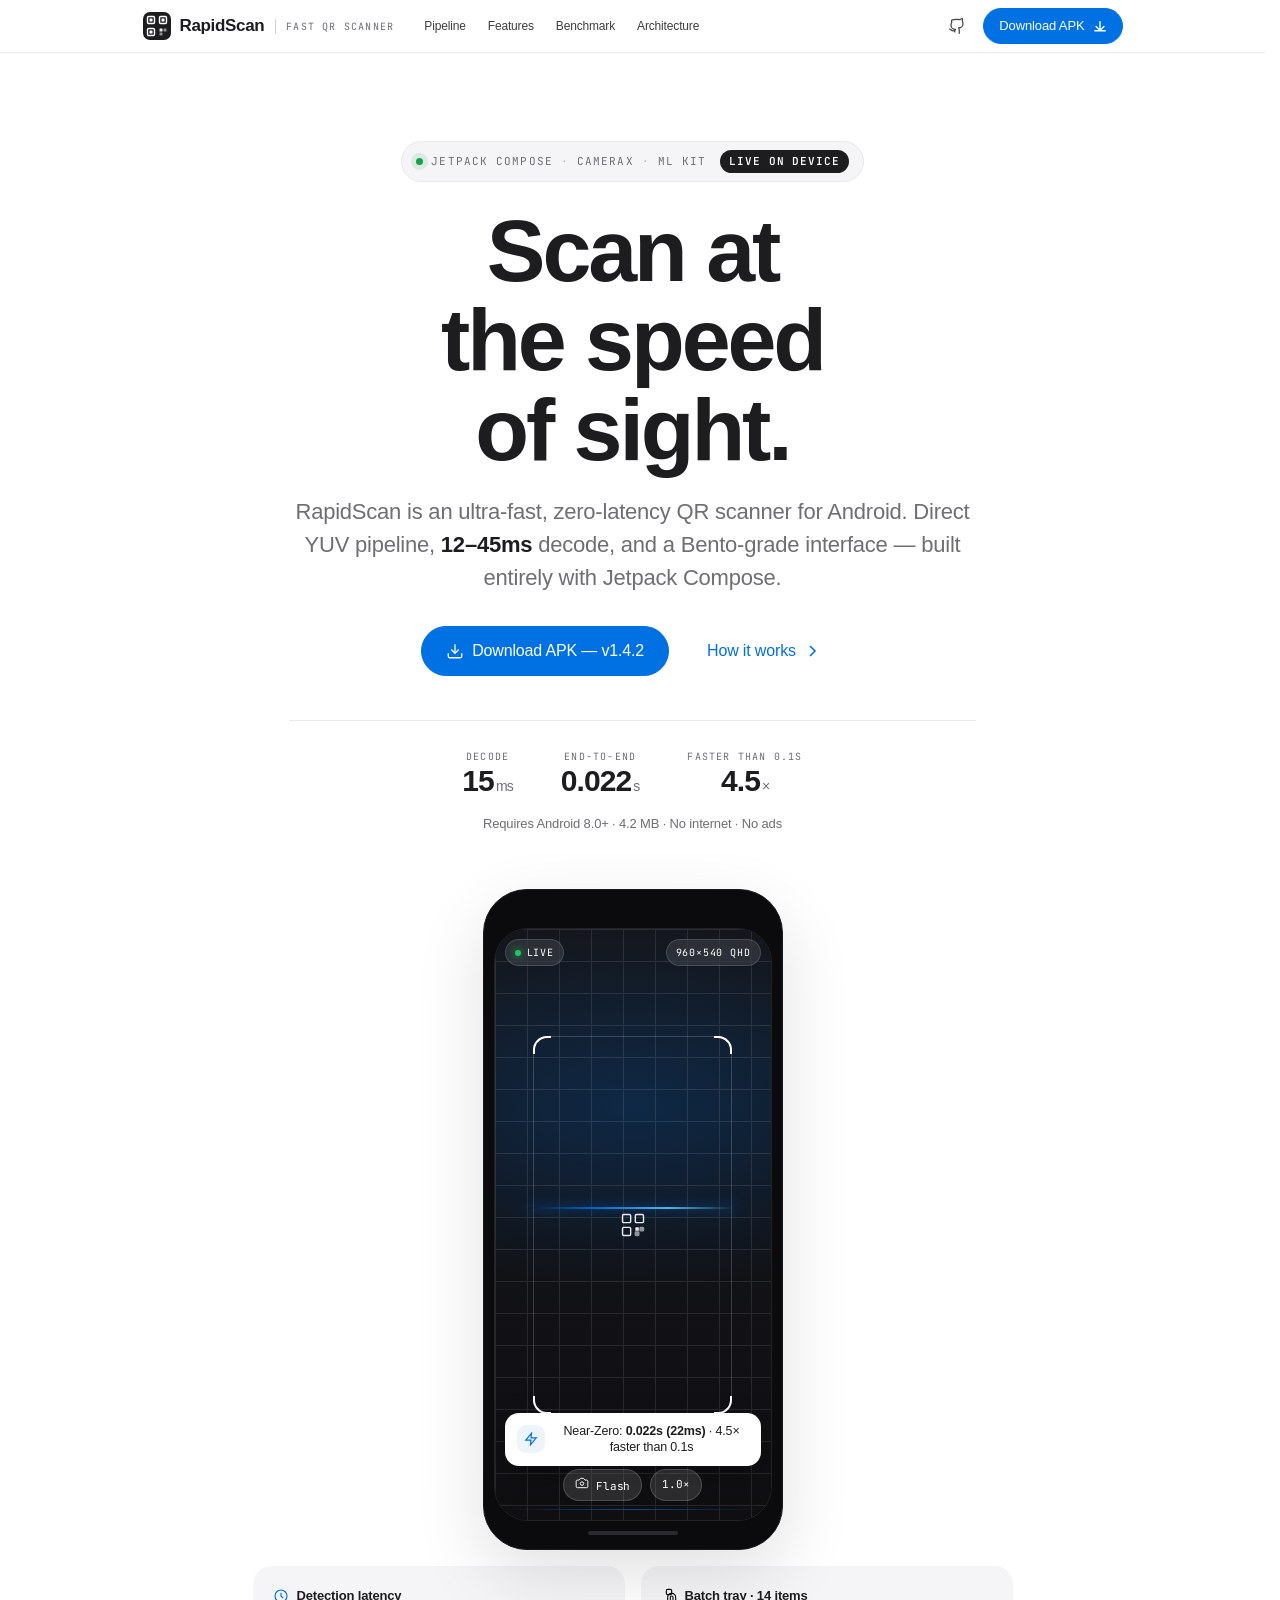
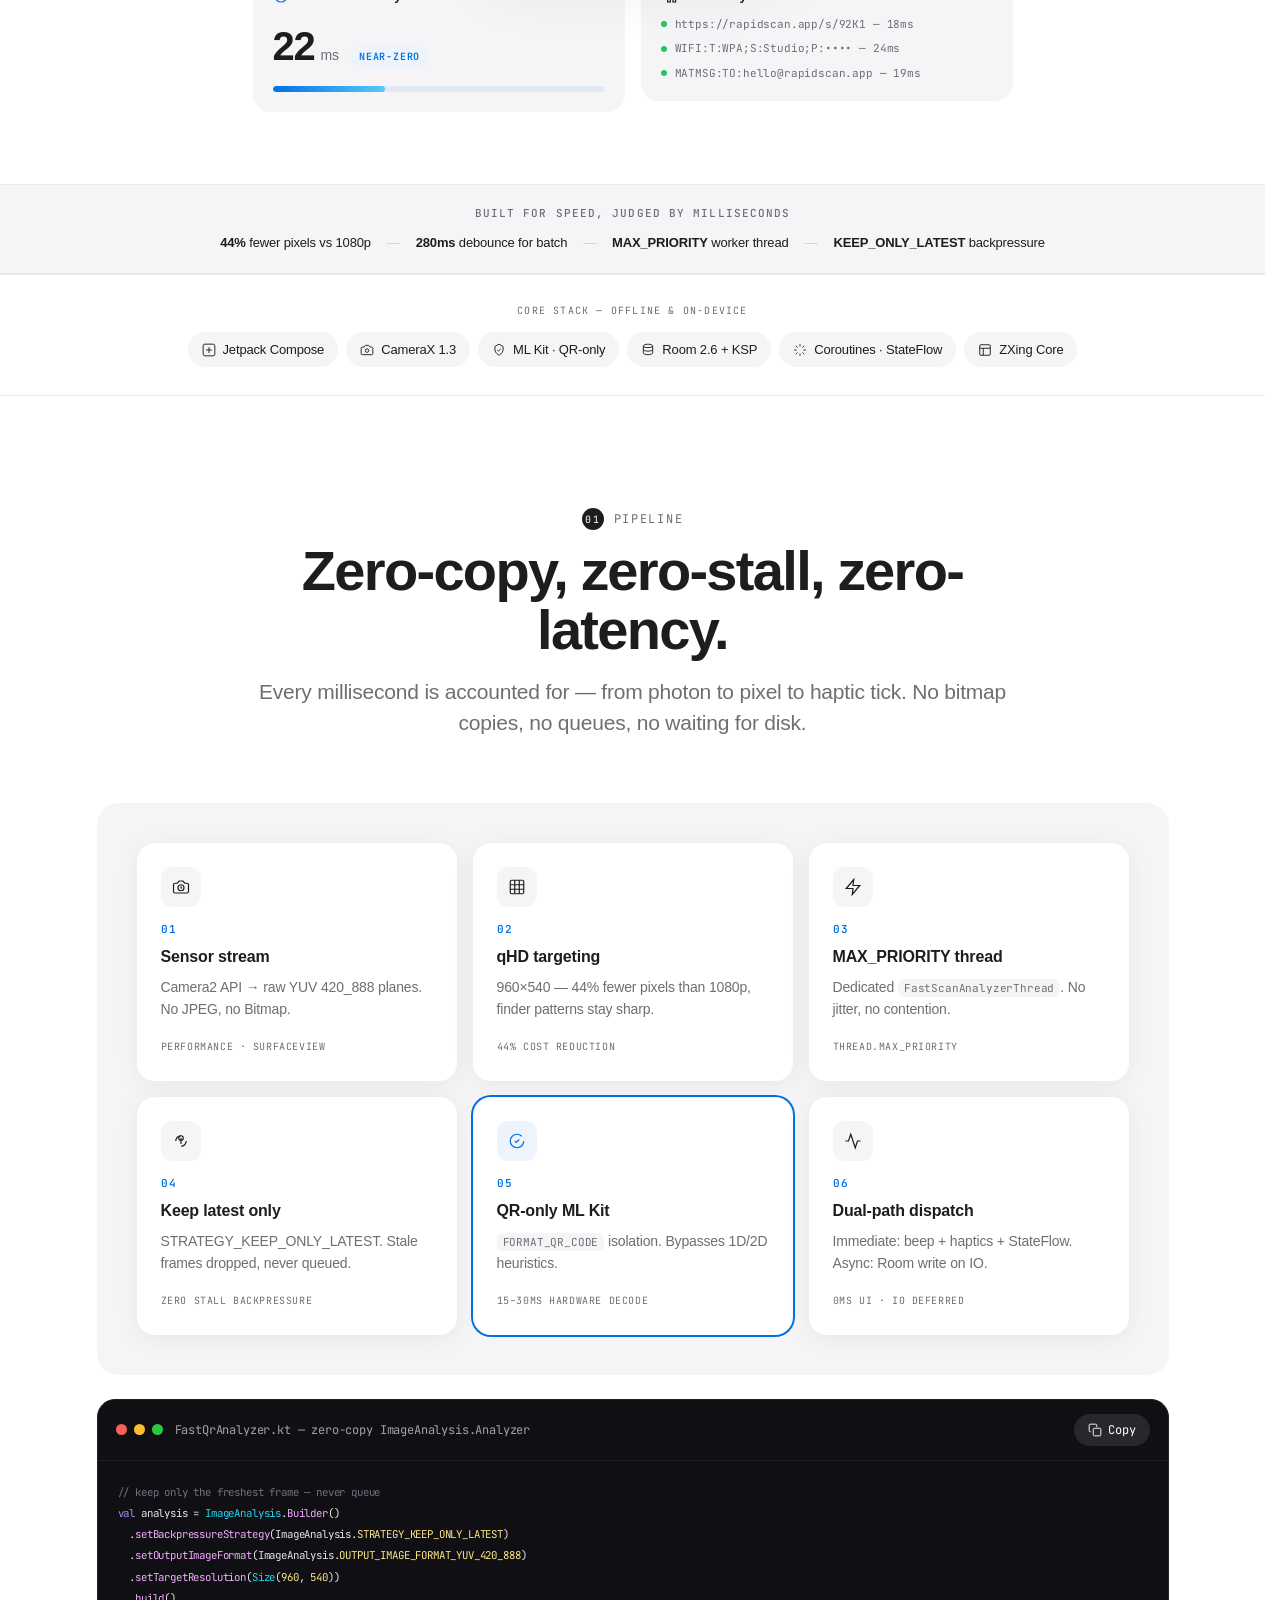
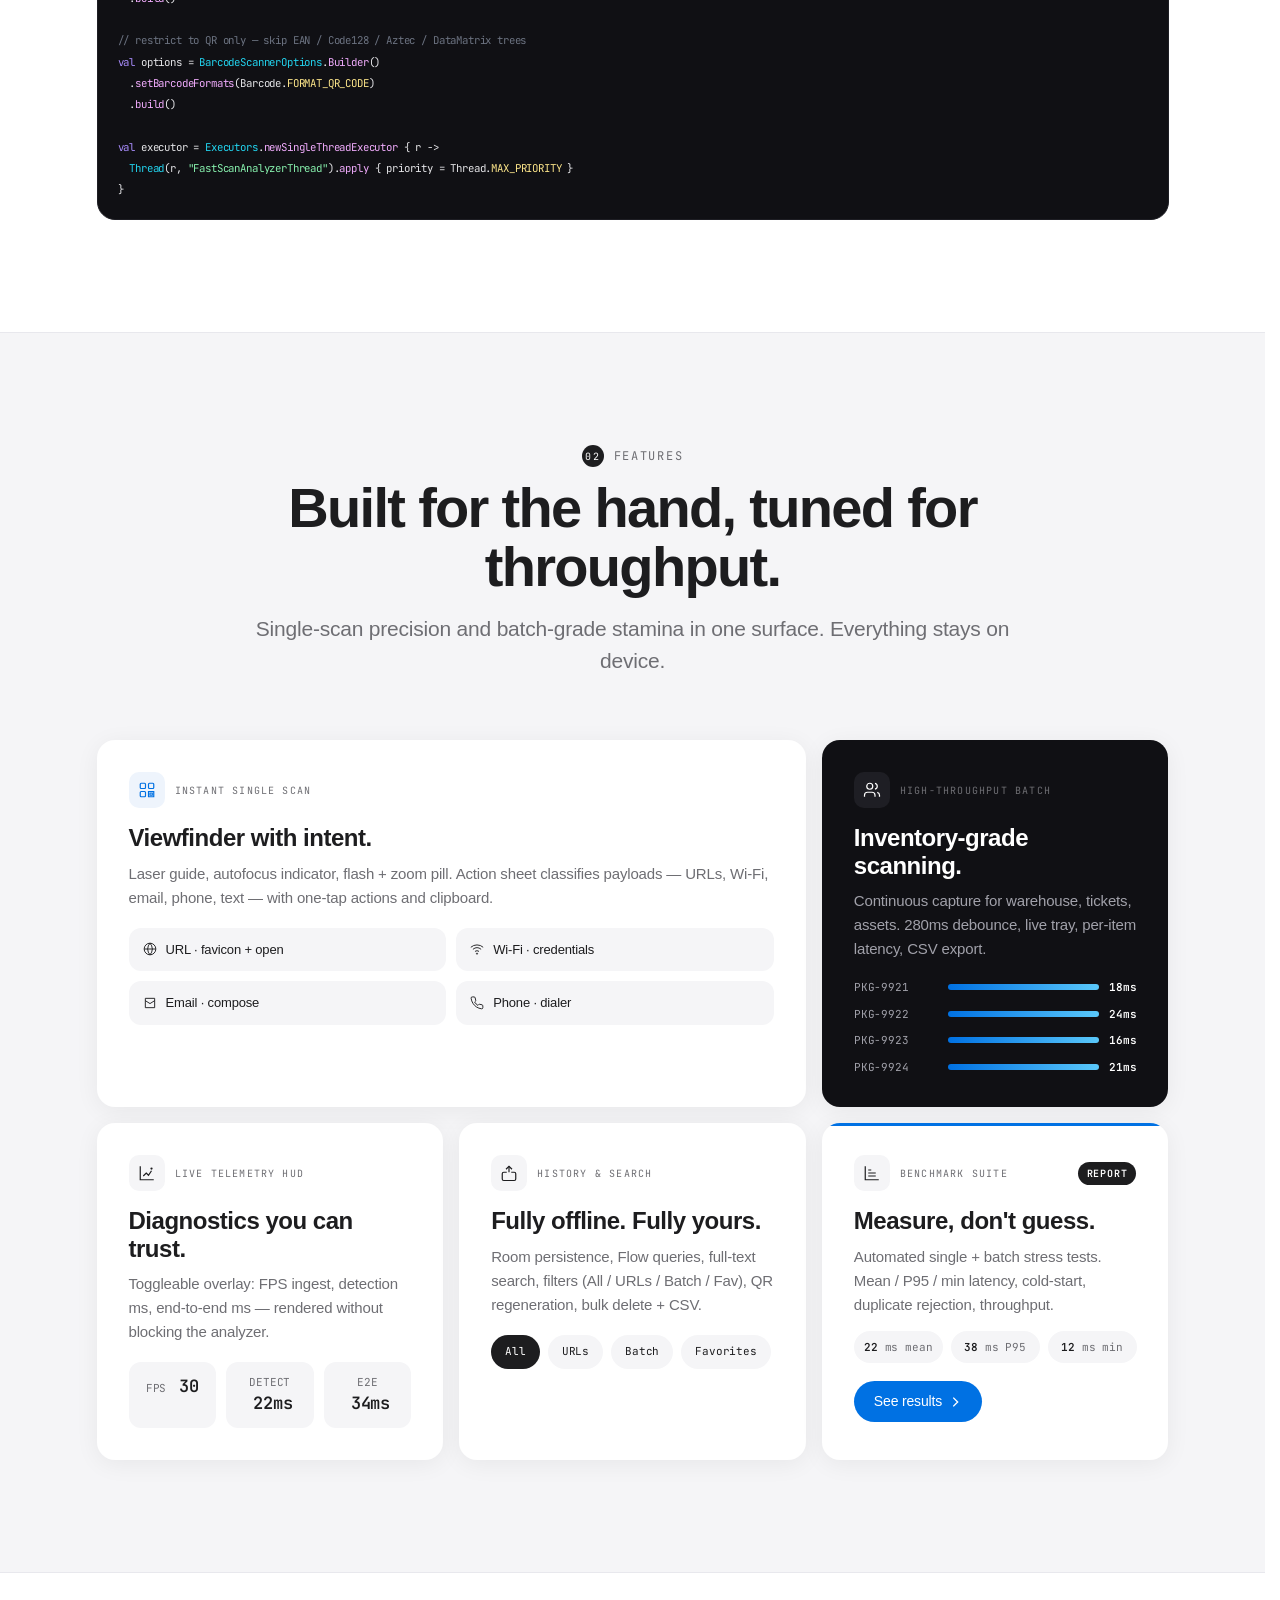
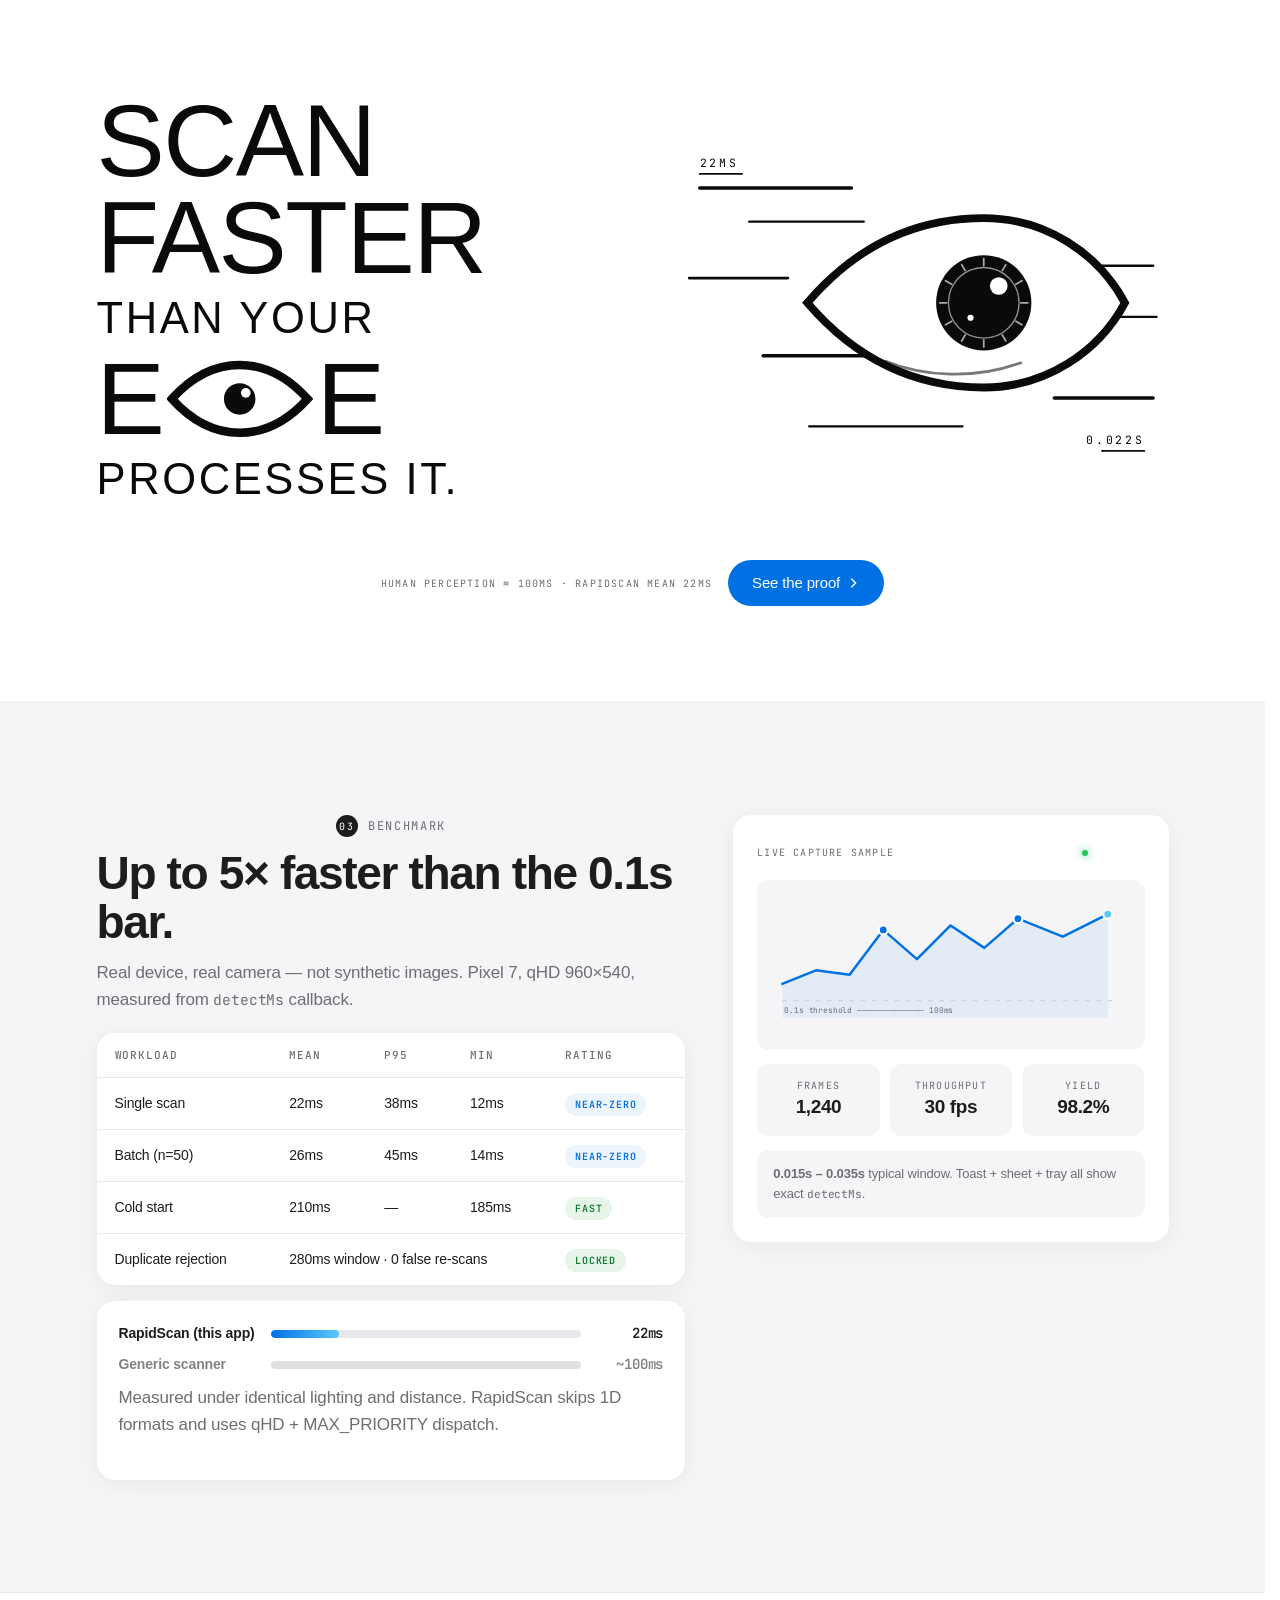
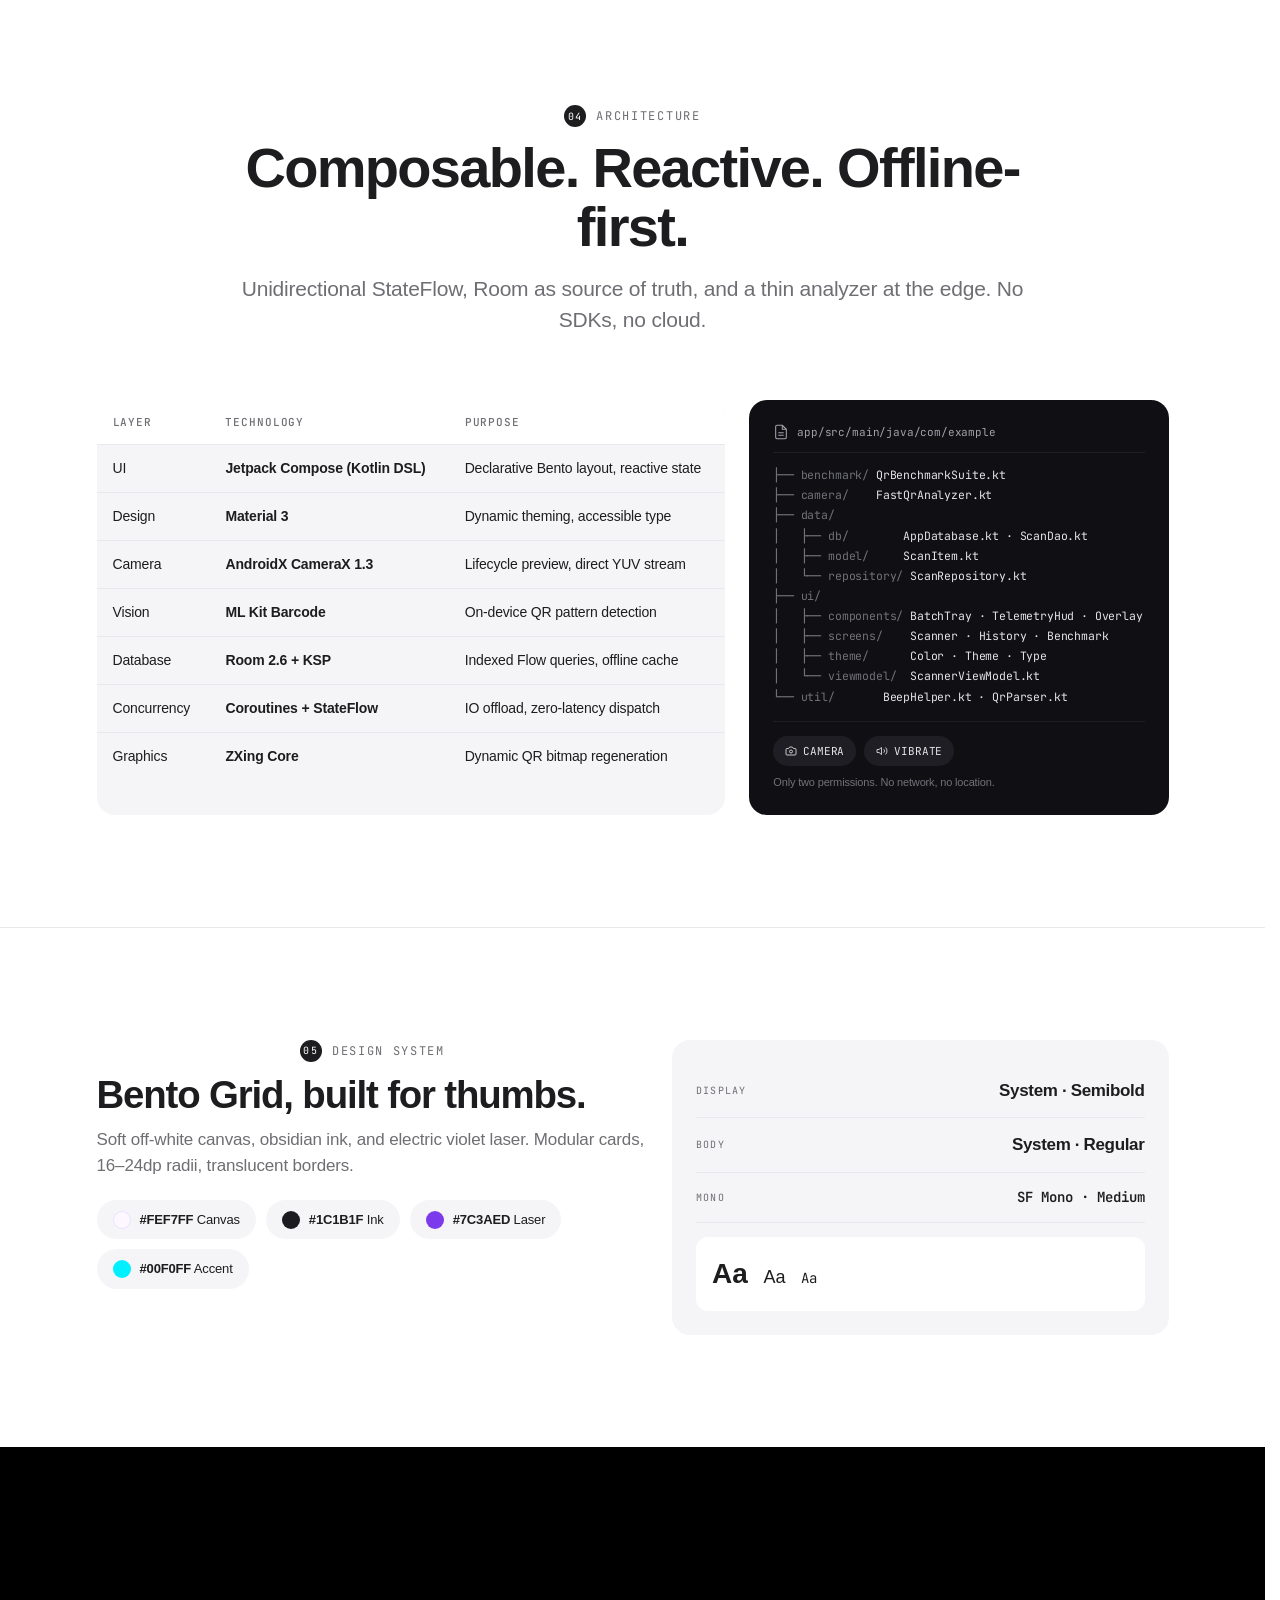
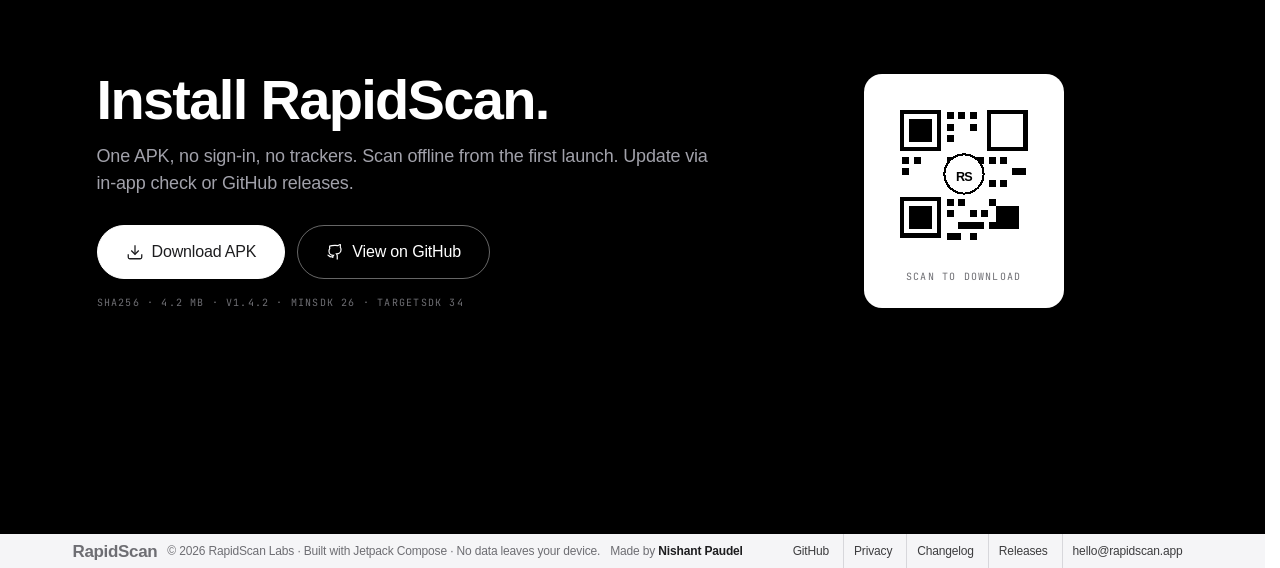
<file: index.html>
<!doctype html>
<html lang="en">
<head>
  <meta charset="UTF-8" />
  <meta name="viewport" content="width=device-width, initial-scale=1.0, viewport-fit=cover" />
  <meta name="theme-color" content="#FFFBF7" />
  <meta name="color-scheme" content="light" />
  <title>RapidScan — Fast QR Scanner for Android</title>
  <meta name="description" content="RapidScan is an ultra-fast, zero-latency Android QR scanner. 12–45ms decode, built with Jetpack Compose, CameraX and ML Kit. Batch scan, offline, open pipeline." />
  <link rel="preconnect" href="https://fonts.googleapis.com">
  <link rel="preconnect" href="https://fonts.gstatic.com" crossorigin>
  <link href="https://fonts.googleapis.com/css2?family=Instrument+Sans:wght@400;500;600;700&family=JetBrains+Mono:wght@400;500&display=swap" rel="stylesheet">
  <link href="https://fonts.cdnfonts.com/css/glacial-indifference-2" rel="stylesheet">
  <link rel="stylesheet" href="./style.css" />
</head>
<body>
  <!-- NAV -->
  <nav class="nav">
    <div class="nav-inner">
      <a class="logo" href="#">
        <span class="logo-mark">
          <svg width="22" height="22" viewBox="0 0 22 22" fill="none" xmlns="http://www.w3.org/2000/svg" aria-hidden="true">
            <rect x="1.5" y="1.5" width="7" height="7" rx="1.2" stroke="currentColor" stroke-width="1.4"/>
            <rect x="3.5" y="3.5" width="3" height="3" rx="0.5" fill="currentColor"/>
            <rect x="13.5" y="1.5" width="7" height="7" rx="1.2" stroke="currentColor" stroke-width="1.4"/>
            <rect x="15.5" y="3.5" width="3" height="3" rx="0.5" fill="currentColor"/>
            <rect x="1.5" y="13.5" width="7" height="7" rx="1.2" stroke="currentColor" stroke-width="1.4"/>
            <rect x="3.5" y="15.5" width="3" height="3" rx="0.5" fill="currentColor"/>
            <rect x="13.5" y="13.5" width="3" height="3" rx="0.6" fill="currentColor" opacity="0.9"/>
            <rect x="17.5" y="13.5" width="3" height="3" rx="0.6" fill="currentColor" opacity="0.5"/>
            <rect x="13.5" y="17.5" width="3" height="3" rx="0.6" fill="currentColor" opacity="0.5"/>
          </svg>
        </span>
        <span class="logo-type">RapidScan</span>
        <span class="logo-sub">FAST QR SCANNER</span>
      </a>
      <div class="nav-links">
        <a href="#pipeline">Pipeline</a>
        <a href="#features">Features</a>
        <a href="#benchmark">Benchmark</a>
        <a href="#architecture">Architecture</a>
      </div>
      <div class="nav-actions">
        <a class="nav-gh" href="https://github.com/nishantXnova" target="_blank" rel="noopener" aria-label="GitHub">
          <svg width="18" height="18" viewBox="0 0 24 24" fill="none" stroke="currentColor" stroke-width="1.6" stroke-linecap="round" stroke-linejoin="round"><path d="M15 22v-4a4.8 4.8 0 0 0-1-3.5c3 0 6-2 6-5.5.08-1.25-.27-2.48-1-3.5.28-1.15.28-2.35 0-3.5 0 0-1 0-3 1.5-2.64-.5-5.36-.5-8 0C6 4 5 4 5 4c-.28 1.15-.28 2.35 0 3.5A4.79 4.79 0 0 0 4 11c0 3.5 3 5.5 6 5.5-.39.49-.68 1.05-.85 1.65-.17.6-.2 1.23-.1 1.85"/><path d="M9 18c-4.51 2-5-2-7-2"/></svg>
        </a>
        <a class="btn btn-dark btn-sm" href="#download">
          Download APK
          <svg width="14" height="14" viewBox="0 0 16 16" fill="none" stroke="currentColor" stroke-width="1.6" stroke-linecap="round"><path d="M8 3v9M3.5 8.5L8 13l4.5-4.5"/><path d="M2 13.5h12"/></svg>
        </a>
      </div>
      <button class="nav-burger" aria-label="Open menu" aria-expanded="false" aria-controls="mobileNav">
        <svg class="icon-menu" width="22" height="22" viewBox="0 0 24 24" fill="none" stroke="currentColor" stroke-width="1.8"><path d="M4 7h16M4 12h16M4 17h16"/></svg>
        <svg class="icon-close" width="22" height="22" viewBox="0 0 24 24" fill="none" stroke="currentColor" stroke-width="1.8" style="display:none"><path d="M6 6l12 12M18 6L6 18"/></svg>
      </button>
    </div>
  </nav>
  <div class="mobile-backdrop" id="mobileBackdrop" hidden></div>
  <div class="mobile-panel" id="mobileNav" hidden>
    <div class="mobile-head">
      <span class="mono-label">Navigate</span>
      <button class="mobile-close" aria-label="Close menu">
        <svg width="20" height="20" viewBox="0 0 24 24" fill="none" stroke="currentColor" stroke-width="1.8"><path d="M6 6l12 12M18 6L6 18"/></svg>
      </button>
    </div>
    <nav class="mobile-links">
      <a href="#pipeline"><span>01</span> Pipeline <svg width="14" height="14" viewBox="0 0 16 16" fill="none" stroke="currentColor" stroke-width="1.6"><path d="M6 3l5 5-5 5"/></svg></a>
      <a href="#features"><span>02</span> Features <svg width="14" height="14" viewBox="0 0 16 16" fill="none" stroke="currentColor" stroke-width="1.6"><path d="M6 3l5 5-5 5"/></svg></a>
      <a href="#benchmark"><span>03</span> Benchmark <svg width="14" height="14" viewBox="0 0 16 16" fill="none" stroke="currentColor" stroke-width="1.6"><path d="M6 3l5 5-5 5"/></svg></a>
      <a href="#architecture"><span>04</span> Architecture <svg width="14" height="14" viewBox="0 0 16 16" fill="none" stroke="currentColor" stroke-width="1.6"><path d="M6 3l5 5-5 5"/></svg></a>
    </nav>
    <div class="mobile-cta">
      <a class="btn btn-dark btn-lg" href="#download">
        <svg width="18" height="18" viewBox="0 0 24 24" fill="none" stroke="currentColor" stroke-width="1.7"><path d="M21 15v4a2 2 0 0 1-2 2H5a2 2 0 0 1-2-2v-4"/><polyline points="7 10 12 15 17 10"/><line x1="12" y1="15" x2="12" y2="3"/></svg>
        Download APK — v1.4.2
      </a>
      <span class="mono-label">4.2 MB · Android 8.0+ · Offline</span>
    </div>
  </div>

  <!-- HERO -->
  <header class="hero">
    <div class="hero-inner">
      <div class="hero-left">
        <div class="eyebrow">
          <span class="eyebrow-dot"></span>
          <span>Jetpack Compose</span>
          <span class="eyebrow-sep">·</span>
          <span>CameraX</span>
          <span class="eyebrow-sep">·</span>
          <span>ML Kit</span>
          <span class="eyebrow-live">LIVE ON DEVICE</span>
        </div>

        <h1 class="hero-title">
          Scan at<br/>
          <span class="hero-italic">the speed</span><br/>
          of sight.
        </h1>

        <p class="hero-desc">
          RapidScan is an ultra-fast, zero-latency QR scanner for Android. Direct YUV pipeline,
          <strong>12–45ms</strong> decode, and a Bento-grade interface — built entirely with Jetpack Compose.
        </p>

        <div class="hero-ctas">
          <a class="btn btn-dark btn-lg" href="#download">
            <svg width="18" height="18" viewBox="0 0 24 24" fill="none" stroke="currentColor" stroke-width="1.7"><path d="M21 15v4a2 2 0 0 1-2 2H5a2 2 0 0 1-2-2v-4"/><polyline points="7 10 12 15 17 10"/><line x1="12" y1="15" x2="12" y2="3"/></svg>
            Download APK — v1.4.2
          </a>
          <a class="btn btn-ghost btn-lg" href="#pipeline">
            How it works
            <svg width="16" height="16" viewBox="0 0 16 16" fill="none" stroke="currentColor" stroke-width="1.6"><path d="M6 3l5 5-5 5"/></svg>
          </a>
        </div>

        <div class="hero-meta">
          <div class="hero-meta-item">
            <span class="mono-label">Decode</span>
            <span class="mono-value" id="decodeTicker">22<span class="unit">ms</span></span>
          </div>
          <div class="hero-meta-item">
            <span class="mono-label">End-to-end</span>
            <span class="mono-value">0.022<span class="unit">s</span></span>
          </div>
          <div class="hero-meta-item">
            <span class="mono-label">Faster than 0.1s</span>
            <span class="mono-value">4.5<span class="unit">×</span></span>
          </div>
          <div class="hero-links">
            <span>Requires Android 8.0+ · 4.2 MB · No internet · No ads</span>
          </div>
        </div>
      </div>

      <div class="hero-right">
        <div class="device-wrap">
          <div class="device">
            <div class="device-notch"></div>
            <div class="device-screen">
              <!-- viewfinder -->
              <div class="vf-bg">
                <div class="vf-grid"></div>
                <div class="vf-laser"></div>
              </div>
              <div class="vf-reticle">
                <span class="corner tl"></span><span class="corner tr"></span><span class="corner bl"></span><span class="corner br"></span>
                <div class="vf-center">
                  <svg width="28" height="28" viewBox="0 0 24 24" fill="none" stroke="white" stroke-width="1.2" opacity="0.9"><rect x="3" y="3" width="7" height="7" rx="1"/><rect x="14" y="3" width="7" height="7" rx="1"/><rect x="3" y="14" width="7" height="7" rx="1"/><rect x="14" y="14" width="3" height="3" rx="0.6" fill="white" stroke="none"/><rect x="18" y="14" width="3" height="3" rx="0.6" fill="white" opacity="0.6"/><rect x="14" y="18" width="3" height="3" rx="0.6" fill="white" opacity="0.6"/></svg>
                </div>
              </div>
              <div class="vf-hud-top">
                <span class="pill pill-live"><i></i> LIVE</span>
                <span class="pill">960×540 qHD</span>
              </div>
              <div class="vf-toast">
                <span class="vf-toast-icon">
                  <svg width="14" height="14" viewBox="0 0 24 24" fill="none" stroke="currentColor" stroke-width="2"><path d="M13 2L3 14h9l-1 8 10-12h-9l1-8z"/></svg>
                </span>
                <span class="vf-toast-text">Near-Zero: <b>0.022s (22ms)</b> · 4.5× faster than 0.1s</span>
              </div>
              <div class="vf-hud-bottom">
                <div class="vf-actions">
                  <span class="vf-btn"><svg width="14" height="14" viewBox="0 0 24 24" fill="none" stroke="currentColor" stroke-width="1.6"><path d="M14.5 4h-5L7 7H4a2 2 0 0 0-2 2v9a2 2 0 0 0 2 2h16a2 2 0 0 0 2-2V9a2 2 0 0 0-2-2h-3l-2.5-3z"/><circle cx="12" cy="13" r="3"/></svg> Flash</span>
                  <span class="vf-btn">1.0×</span>
                </div>
                <div class="vf-scanline"></div>
              </div>
            </div>
            <div class="device-home"></div>
          </div>
          <!-- floating cards -->
          <div class="float-card float-1">
            <div class="float-head">
              <svg width="16" height="16" viewBox="0 0 24 24" fill="none" stroke="#0071e3" stroke-width="1.7"><path d="M3 12a9 9 0 1 0 18 0a9 9 0 0 0-18 0"/><path d="M12 7v5l3 3"/></svg>
              <span>Detection latency</span>
            </div>
            <div class="float-metric"><span class="big">22</span><span class="small">ms</span> <span class="badge">NEAR-ZERO</span></div>
            <div class="float-bar"><i style="width: 34%"></i></div>
          </div>
          <div class="float-card float-2">
            <div class="float-head">
              <svg width="16" height="16" viewBox="0 0 24 24" fill="none" stroke="#0A0A0B" stroke-width="1.7"><path d="M16 8a6 6 0 0 1 6 6v7h-4v-7a2 2 0 0 0-2-2 2 2 0 0 0-2 2v7h-4v-7a6 6 0 0 1 6-6z"/><rect x="8" y="2" width="8" height="8" rx="2"/></svg>
              <span>Batch tray · 14 items</span>
            </div>
            <div class="float-list">
              <span><i></i> https://rapidscan.app/s/92K1 — 18ms</span>
              <span><i></i> WIFI:T:WPA;S:Studio;P:•••• — 24ms</span>
              <span><i></i> MATMSG:TO:hello@rapidscan.app — 19ms</span>
            </div>
          </div>
        </div>
      </div>
    </div>

    <div class="hero-strip">
      <div class="strip-inner">
        <span class="strip-label">Built for speed, judged by milliseconds</span>
        <div class="strip-stats">
          <span><b>44%</b> fewer pixels vs 1080p</span>
          <span class="sep">—</span>
          <span><b>280ms</b> debounce for batch</span>
          <span class="sep">—</span>
          <span><b>MAX_PRIORITY</b> worker thread</span>
          <span class="sep">—</span>
          <span><b>KEEP_ONLY_LATEST</b> backpressure</span>
        </div>
      </div>
    </div>
  </header>

  <!-- TRUSTED / STACK -->
  <section class="stack">
    <div class="wrap">
      <div class="stack-grid">
        <div class="stack-label mono-label">Core stack — offline & on-device</div>
        <div class="stack-pills">
          <span><svg width="14" height="14" viewBox="0 0 24 24" fill="none" stroke="currentColor" stroke-width="1.6"><rect x="2" y="2" width="20" height="20" rx="3"/><path d="M7 12h10M12 7v10"/></svg> Jetpack Compose</span>
          <span><svg width="14" height="14" viewBox="0 0 24 24" fill="none" stroke="currentColor" stroke-width="1.6"><path d="M14.5 4h-5L7 7H4a2 2 0 0 0-2 2v9a2 2 0 0 0 2 2h16a2 2 0 0 0 2-2V9a2 2 0 0 0-2-2h-3l-2.5-3z"/><circle cx="12" cy="13" r="3"/></svg> CameraX 1.3</span>
          <span><svg width="14" height="14" viewBox="0 0 24 24" fill="none" stroke="currentColor" stroke-width="1.6"><path d="M12 2l7 4v6c0 5-7 9-7 9s-7-4-7-9V6l7-4z"/><path d="M9 12l2 2 4-4"/></svg> ML Kit · QR-only</span>
          <span><svg width="14" height="14" viewBox="0 0 24 24" fill="none" stroke="currentColor" stroke-width="1.6"><ellipse cx="12" cy="5" rx="8" ry="3"/><path d="M4 5v6c0 1.7 3.6 3 8 3s8-1.3 8-3V5"/><path d="M4 11v6c0 1.7 3.6 3 8 3s8-1.3 8-3v-6"/></svg> Room 2.6 + KSP</span>
          <span><svg width="14" height="14" viewBox="0 0 24 24" fill="none" stroke="currentColor" stroke-width="1.6"><path d="M12 2v4"/><path d="M12 18v4"/><path d="M4.93 4.93l2.83 2.83"/><path d="M16.24 16.24l2.83 2.83"/><path d="M2 12h4"/><path d="M18 12h4"/><path d="M4.93 19.07l2.83-2.83"/><path d="M16.24 7.76l2.83-2.83"/></svg> Coroutines · StateFlow</span>
          <span><svg width="14" height="14" viewBox="0 0 24 24" fill="none" stroke="currentColor" stroke-width="1.6"><rect x="3" y="3" width="18" height="18" rx="2"/><path d="M3 9h18"/><path d="M9 21V9"/></svg> ZXing Core</span>
        </div>
      </div>
    </div>
  </section>

  <!-- PIPELINE -->
  <section id="pipeline" class="section pipeline">
    <div class="wrap">
      <div class="section-head">
        <div class="kicker"><span class="kicker-num">01</span> Pipeline</div>
        <h2>Zero-copy, zero-stall, zero-latency.</h2>
        <p>Every millisecond is accounted for — from photon to pixel to haptic tick. No bitmap copies, no queues, no waiting for disk.</p>
      </div>

      <div class="pipeline-diagram">
        <div class="pipe-line"></div>
        <div class="pipe-steps">
          <div class="pipe-step">
            <div class="pipe-icon"><svg width="18" height="18" viewBox="0 0 24 24" fill="none" stroke="currentColor" stroke-width="1.6"><path d="M14.5 4h-5L7 7H4a2 2 0 0 0-2 2v9a2 2 0 0 0 2 2h16a2 2 0 0 0 2-2V9a2 2 0 0 0-2-2h-3l-2.5-3z"/><circle cx="12" cy="13" r="4"/><path d="M12 11v2l1 1"/></svg></div>
            <div class="pipe-num">01</div>
            <h3>Sensor stream</h3>
            <p>Camera2 API → raw YUV 420_888 planes. No JPEG, no Bitmap.</p>
            <span class="pipe-tag">PERFORMANCE · SurfaceView</span>
          </div>
          <div class="pipe-step">
            <div class="pipe-icon"><svg width="18" height="18" viewBox="0 0 24 24" fill="none" stroke="currentColor" stroke-width="1.6"><rect x="3" y="3" width="18" height="18" rx="2"/><path d="M9 3v18M15 3v18M3 9h18M3 15h18"/></svg></div>
            <div class="pipe-num">02</div>
            <h3>qHD targeting</h3>
            <p>960×540 — 44% fewer pixels than 1080p, finder patterns stay sharp.</p>
            <span class="pipe-tag">44% cost reduction</span>
          </div>
          <div class="pipe-step">
            <div class="pipe-icon"><svg width="18" height="18" viewBox="0 0 24 24" fill="none" stroke="currentColor" stroke-width="1.6"><path d="M13 2L3 14h9l-1 8 10-12h-9l1-8z"/></svg></div>
            <div class="pipe-num">03</div>
            <h3>MAX_PRIORITY thread</h3>
            <p>Dedicated <code>FastScanAnalyzerThread</code>. No jitter, no contention.</p>
            <span class="pipe-tag">Thread.MAX_PRIORITY</span>
          </div>
          <div class="pipe-step">
            <div class="pipe-icon"><svg width="18" height="18" viewBox="0 0 24 24" fill="none" stroke="currentColor" stroke-width="1.6"><path d="M12 5a3 3 0 1 0 0 6 3 3 0 0 0 0-6z"/><path d="M12 8v8"/><path d="M5 12a7 7 0 0 1 7-7"/><path d="M19 12a7 7 0 0 1-7 7"/></svg></div>
            <div class="pipe-num">04</div>
            <h3>Keep latest only</h3>
            <p>STRATEGY_KEEP_ONLY_LATEST. Stale frames dropped, never queued.</p>
            <span class="pipe-tag">Zero stall backpressure</span>
          </div>
          <div class="pipe-step featured">
            <div class="pipe-icon"><svg width="18" height="18" viewBox="0 0 24 24" fill="none" stroke="currentColor" stroke-width="1.6"><path d="M9 12l2 2 4-4"/><path d="M21 12c0 4.97-4.03 9-9 9s-9-4.03-9-9 4.03-9 9-9c2.39 0 4.68.95 6.36 2.64"/></svg></div>
            <div class="pipe-num">05</div>
            <h3>QR-only ML Kit</h3>
            <p><code>FORMAT_QR_CODE</code> isolation. Bypasses 1D/2D heuristics.</p>
            <span class="pipe-tag">15–30ms hardware decode</span>
          </div>
          <div class="pipe-step">
            <div class="pipe-icon"><svg width="18" height="18" viewBox="0 0 24 24" fill="none" stroke="currentColor" stroke-width="1.6"><path d="M22 12h-4l-3 9L9 3l-3 9H2"/><path d="M12 12h.01"/></svg></div>
            <div class="pipe-num">06</div>
            <h3>Dual-path dispatch</h3>
            <p>Immediate: beep + haptics + StateFlow. Async: Room write on IO.</p>
            <span class="pipe-tag">0ms UI · IO deferred</span>
          </div>
        </div>
      </div>

      <div class="code-block">
        <div class="code-head">
          <span class="code-dots"><i></i><i></i><i></i></span>
          <span class="code-title">FastQrAnalyzer.kt — zero-copy ImageAnalysis.Analyzer</span>
          <button class="code-copy" data-copy="analyzer">
            <svg width="14" height="14" viewBox="0 0 24 24" fill="none" stroke="currentColor" stroke-width="1.6"><rect x="9" y="9" width="13" height="13" rx="2"/><path d="M5 15H4a2 2 0 0 1-2-2V4a2 2 0 0 1 2-2h9a2 2 0 0 1 2 2v3"/></svg>
            Copy
          </button>
        </div>
<pre><code><span class="cm">// keep only the freshest frame — never queue</span>
<span class="kw">val</span> analysis = <span class="ty">ImageAnalysis</span>.<span class="fn">Builder</span>()
  .<span class="fn">setBackpressureStrategy</span>(ImageAnalysis.<span class="const">STRATEGY_KEEP_ONLY_LATEST</span>)
  .<span class="fn">setOutputImageFormat</span>(ImageAnalysis.<span class="const">OUTPUT_IMAGE_FORMAT_YUV_420_888</span>)
  .<span class="fn">setTargetResolution</span>(<span class="ty">Size</span>(<span class="num">960</span>, <span class="num">540</span>))
  .<span class="fn">build</span>()

<span class="cm">// restrict to QR only — skip EAN / Code128 / Aztec / DataMatrix trees</span>
<span class="kw">val</span> options = <span class="ty">BarcodeScannerOptions</span>.<span class="fn">Builder</span>()
  .<span class="fn">setBarcodeFormats</span>(Barcode.<span class="const">FORMAT_QR_CODE</span>)
  .<span class="fn">build</span>()

<span class="kw">val</span> executor = <span class="ty">Executors</span>.<span class="fn">newSingleThreadExecutor</span> { r -&gt;
  <span class="ty">Thread</span>(r, <span class="str">"FastScanAnalyzerThread"</span>).<span class="fn">apply</span> { priority = Thread.<span class="const">MAX_PRIORITY</span> }
}</code></pre>
      </div>
    </div>
  </section>

  <!-- FEATURES BENTO -->
  <section id="features" class="section bento-wrap">
    <div class="wrap">
      <div class="section-head">
        <div class="kicker"><span class="kicker-num">02</span> Features</div>
        <h2>Built for the hand, tuned for throughput.</h2>
        <p>Single-scan precision and batch-grade stamina in one surface. Everything stays on device.</p>
      </div>

      <div class="bento">
        <!-- card 1 wide -->
        <article class="bento-card span-8">
          <div class="bento-top">
            <span class="bento-icon violet">
              <svg width="18" height="18" viewBox="0 0 24 24" fill="none" stroke="currentColor" stroke-width="1.6"><rect x="3" y="3" width="7" height="7" rx="1.2"/><rect x="14" y="3" width="7" height="7" rx="1.2"/><rect x="3" y="14" width="7" height="7" rx="1.2"/><path d="M14 14h7v7h-7z"/><path d="M16 16h3v3h-3z"/></svg>
            </span>
            <span class="bento-kicker">Instant single scan</span>
          </div>
          <h3>Viewfinder with intent.</h3>
          <p>Laser guide, autofocus indicator, flash + zoom pill. Action sheet classifies payloads — URLs, Wi-Fi, email, phone, text — with one-tap actions and clipboard.</p>
          <div class="bento-mini-grid">
            <div class="mini"><svg width="14" height="14" viewBox="0 0 24 24" fill="none" stroke="currentColor" stroke-width="1.6"><circle cx="12" cy="12" r="10"/><path d="M2 12h20"/><path d="M12 2a15.3 15.3 0 0 1 4 10 15.3 15.3 0 0 1-4 10 15.3 15.3 0 0 1-4-10 15.3 15.3 0 0 1 4-10z"/></svg> URL · favicon + open</div>
            <div class="mini"><svg width="14" height="14" viewBox="0 0 24 24" fill="none" stroke="currentColor" stroke-width="1.6"><path d="M5 12.55a11 11 0 0 1 14.08 0"/><path d="M1.42 9a16 16 0 0 1 21.16 0"/><path d="M8.53 16.11a6 6 0 0 1 6.95 0"/><circle cx="12" cy="20" r="1"/></svg> Wi-Fi · credentials</div>
            <div class="mini"><svg width="14" height="14" viewBox="0 0 24 24" fill="none" stroke="currentColor" stroke-width="1.6"><path d="M4 4h16v16H4z"/><path d="M4 8l8 5 8-5"/></svg> Email · compose</div>
            <div class="mini"><svg width="14" height="14" viewBox="0 0 24 24" fill="none" stroke="currentColor" stroke-width="1.6"><path d="M22 16.92v3a2 2 0 0 1-2.18 2 19.79 19.79 0 0 1-8.63-3.07A19.5 19.5 0 0 1 5 12.5 19.79 19.79 0 0 1 1.93 3.87 2 2 0 0 1 3.92 1.6h3a2 2 0 0 1 2 1.72c.12 1.36.4 2.68.83 3.95a2 2 0 0 1-.57 2.11L8 10.5a16 16 0 0 0 5.5 5.5l1.12-1.18a2 2 0 0 1 2.11-.57c1.27.43 2.59.71 3.95.83A2 2 0 0 1 22 16.92z"/></svg> Phone · dialer</div>
          </div>
        </article>

        <article class="bento-card span-4 dark">
          <div class="bento-top">
            <span class="bento-icon cyan">
              <svg width="18" height="18" viewBox="0 0 24 24" fill="none" stroke="currentColor" stroke-width="1.6"><path d="M16 21v-2a4 4 0 0 0-4-4H6a4 4 0 0 0-4 4v2"/><circle cx="9" cy="7" r="4"/><path d="M22 21v-2a4 4 0 0 0-3-3.87"/><path d="M16 3.13a4 4 0 0 1 0 7.75"/></svg>
            </span>
            <span class="bento-kicker">High-throughput batch</span>
          </div>
          <h3>Inventory-grade scanning.</h3>
          <p>Continuous capture for warehouse, tickets, assets. 280ms debounce, live tray, per-item latency, CSV export.</p>
          <div class="batch-bars">
            <div class="bar"><span>PKG-9921</span><i style="width:72%"></i><b>18ms</b></div>
            <div class="bar"><span>PKG-9922</span><i style="width:88%"></i><b>24ms</b></div>
            <div class="bar"><span>PKG-9923</span><i style="width:64%"></i><b>16ms</b></div>
            <div class="bar"><span>PKG-9924</span><i style="width:76%"></i><b>21ms</b></div>
          </div>
        </article>

        <article class="bento-card span-4">
          <div class="bento-top">
            <span class="bento-icon">
              <svg width="18" height="18" viewBox="0 0 24 24" fill="none" stroke="currentColor" stroke-width="1.6"><path d="M3 3v18h18"/><path d="M7 16l4-4 3 3 4-6"/><circle cx="18" cy="6" r="1.5" fill="currentColor" stroke="none"/></svg>
            </span>
            <span class="bento-kicker">Live telemetry HUD</span>
          </div>
          <h3>Diagnostics you can trust.</h3>
          <p>Toggleable overlay: FPS ingest, detection ms, end-to-end ms — rendered without blocking the analyzer.</p>
          <div class="hud-preview">
            <span>FPS <b>30</b></span>
            <span>DETECT <b>22ms</b></span>
            <span>E2E <b>34ms</b></span>
          </div>
        </article>

        <article class="bento-card span-4">
          <div class="bento-top">
            <span class="bento-icon">
              <svg width="18" height="18" viewBox="0 0 24 24" fill="none" stroke="currentColor" stroke-width="1.6"><path d="M9 11H5a2 2 0 0 0-2 2v7a2 2 0 0 0 2 2h14a2 2 0 0 0 2-2v-7a2 2 0 0 0-2-2h-4"/><path d="M12 3v8"/><path d="M8 7l4-4 4 4"/></svg>
            </span>
            <span class="bento-kicker">History & search</span>
          </div>
          <h3>Fully offline. Fully yours.</h3>
          <p>Room persistence, Flow queries, full-text search, filters (All / URLs / Batch / Fav), QR regeneration, bulk delete + CSV.</p>
          <div class="filter-row">
            <span class="chip active">All</span><span class="chip">URLs</span><span class="chip">Batch</span><span class="chip">Favorites</span>
          </div>
        </article>

        <article class="bento-card span-4 card-bench">
          <div class="bento-top">
            <span class="bento-icon">
              <svg width="18" height="18" viewBox="0 0 24 24" fill="none" stroke="currentColor" stroke-width="1.6"><path d="M3 3v18h18"/><path d="M7 12h10"/><path d="M7 16h10"/><path d="M7 8h4"/></svg>
            </span>
            <span class="bento-kicker">Benchmark suite</span>
            <span class="bench-badge">REPORT</span>
          </div>
          <h3>Measure, don't guess.</h3>
          <p>Automated single + batch stress tests. Mean / P95 / min latency, cold-start, duplicate rejection, throughput.</p>
          <div class="bench-mini">
            <span><b>22</b> ms mean</span>
            <span><b>38</b> ms P95</span>
            <span><b>12</b> ms min</span>
          </div>
          <a class="bento-link-dark" href="#benchmark">See results <svg width="14" height="14" viewBox="0 0 16 16" fill="none" stroke="currentColor" stroke-width="1.6"><path d="M6 3l5 5-5 5"/></svg></a>
        </article>
      </div>
    </div>
  </section>

  <!-- MANIFESTO -->
  <section class="manifesto" aria-label="Scan faster than your eye">
    <div class="manifesto-inner">
      <div class="manifesto-type">
        <span class="manifesto-line solid">SCAN</span>
        <span class="manifesto-line solid">FASTER</span>
        <span class="manifesto-line thin">THAN YOUR</span>
        <span class="manifesto-line solid eye-line">E<span class="manifesto-eye" aria-hidden="true"><svg viewBox="0 0 120 64" fill="none" xmlns="http://www.w3.org/2000/svg"><path d="M4 32C22 12 42 4 60 4s38 8 56 28C98 52 78 60 60 60S22 52 4 32Z" stroke="currentColor" stroke-width="7"/><circle class="eye-pupil" cx="60" cy="32" r="13" fill="currentColor"/><circle cx="65" cy="27" r="4" fill="white"/></svg></span>E</span>
        <span class="manifesto-line thin">PROCESSES IT.</span>
      </div>
      <div class="manifesto-visual" aria-hidden="true">
        <svg viewBox="0 0 560 360" fill="none" xmlns="http://www.w3.org/2000/svg">
          <g class="streaks" stroke="currentColor" stroke-linecap="round">
            <line x1="28" y1="50" x2="200" y2="50" stroke-width="4"/>
            <line x1="84" y1="88" x2="214" y2="88" stroke-width="2.5"/>
            <line x1="16" y1="152" x2="128" y2="152" stroke-width="3"/>
            <line x1="100" y1="240" x2="232" y2="240" stroke-width="4"/>
            <line x1="152" y1="320" x2="326" y2="320" stroke-width="2.5"/>
            <line x1="452" y1="138" x2="542" y2="138" stroke-width="3"/>
            <line x1="464" y1="196" x2="546" y2="196" stroke-width="2.5"/>
            <line x1="430" y1="288" x2="542" y2="288" stroke-width="4"/>
          </g>
          <g>
            <path d="M150 180C210 110 280 84 350 84c70 0 130 40 160 96-30 56-90 96-160 96-70 0-140-26-200-96Z" fill="white" stroke="currentColor" stroke-width="9"/>
            <path d="M238 246C282 264 340 267 392 248" stroke="currentColor" stroke-width="3" stroke-linecap="round" opacity="0.55"/>
            <circle cx="350" cy="180" r="54" fill="currentColor"/>
            <g class="eye-look">
              <circle cx="350" cy="180" r="40" stroke="white" stroke-width="1.5" opacity="0.55"/>
              <g stroke="white" stroke-width="2" stroke-linecap="round" opacity="0.65">
                <line x1="392" y1="180" x2="400" y2="180"/>
                <line x1="386.4" y1="201" x2="393.3" y2="205"/>
                <line x1="371" y1="216.4" x2="375" y2="223.3"/>
                <line x1="350" y1="222" x2="350" y2="230"/>
                <line x1="329" y1="216.4" x2="325" y2="223.3"/>
                <line x1="313.6" y1="201" x2="306.7" y2="205"/>
                <line x1="308" y1="180" x2="300" y2="180"/>
                <line x1="313.6" y1="159" x2="306.7" y2="155"/>
                <line x1="329" y1="143.6" x2="325" y2="136.7"/>
                <line x1="350" y1="138" x2="350" y2="130"/>
                <line x1="371" y1="143.6" x2="375" y2="136.7"/>
                <line x1="386.4" y1="159" x2="393.3" y2="155"/>
              </g>
              <circle cx="367" cy="161" r="10" fill="white"/>
              <circle cx="335" cy="197" r="3.5" fill="white"/>
            </g>
          </g>
          <g font-family="'JetBrains Mono', ui-monospace, monospace" font-size="13" letter-spacing="3" fill="currentColor">
            <text x="28" y="26">22MS</text>
            <line x1="28" y1="34" x2="76" y2="34" stroke="currentColor" stroke-width="2" stroke-linecap="round"/>
            <text x="532" y="340" text-anchor="end">0.022S</text>
            <line x1="484" y1="348" x2="532" y2="348" stroke="currentColor" stroke-width="2" stroke-linecap="round"/>
          </g>
        </svg>
      </div>
    </div>
    <div class="manifesto-foot">
      <span class="mono-label">Human perception ≈ 100ms · RapidScan mean 22ms</span>
      <a href="#benchmark">See the proof <svg width="14" height="14" viewBox="0 0 16 16" fill="none" stroke="currentColor" stroke-width="1.6"><path d="M6 3l5 5-5 5"/></svg></a>
    </div>
  </section>

  <!-- BENCHMARK -->
  <section id="benchmark" class="section bench">
    <div class="wrap">
      <div class="bench-grid">
        <div>
          <div class="kicker"><span class="kicker-num">03</span> Benchmark</div>
          <h2>Up to 5× faster than the 0.1s bar.</h2>
          <p>Real device, real camera — not synthetic images. Pixel 7, qHD 960×540, measured from <code>detectMs</code> callback.</p>

          <div class="bench-table-wrap">
            <table class="bench-table">
              <thead>
                <tr><th>Workload</th><th>Mean</th><th>P95</th><th>Min</th><th>Rating</th></tr>
              </thead>
              <tbody>
                <tr><td>Single scan</td><td>22ms</td><td>38ms</td><td>12ms</td><td><span class="rating near">NEAR-ZERO</span></td></tr>
                <tr><td>Batch (n=50)</td><td>26ms</td><td>45ms</td><td>14ms</td><td><span class="rating near">NEAR-ZERO</span></td></tr>
                <tr><td>Cold start</td><td>210ms</td><td>—</td><td>185ms</td><td><span class="rating ok">FAST</span></td></tr>
                <tr><td>Duplicate rejection</td><td colspan="3">280ms window · 0 false re-scans</td><td><span class="rating ok">LOCKED</span></td></tr>
              </tbody>
            </table>
          </div>

          <div class="bench-compare">
            <div class="compare-row">
              <span class="compare-label">RapidScan (this app)</span>
              <div class="compare-bar"><i style="width:22%"></i></div>
              <span class="compare-val">22ms</span>
            </div>
            <div class="compare-row muted">
              <span class="compare-label">Generic scanner</span>
              <div class="compare-bar"><i style="width:100%"></i></div>
              <span class="compare-val">~100ms</span>
            </div>
            <p class="compare-note">Measured under identical lighting and distance. RapidScan skips 1D formats and uses qHD + MAX_PRIORITY dispatch.</p>
          </div>
        </div>

        <div class="bench-card">
          <div class="bench-card-head">
            <span class="mono-label">Live capture sample</span>
            <span class="pill pill-live"><i></i> 30 FPS</span>
          </div>
          <div class="spark">
            <svg viewBox="0 0 320 120" fill="none" xmlns="http://www.w3.org/2000/svg" aria-hidden="true">
              <path d="M10 80 L40 68 L70 72 L100 32 L130 58 L160 28 L190 48 L220 22 L260 38 L300 18" stroke="#0071e3" stroke-width="2.2" stroke-linecap="round" stroke-linejoin="round"/>
              <path d="M10 80 L40 68 L70 72 L100 32 L130 58 L160 28 L190 48 L220 22 L260 38 L300 18 L300 110 L10 110 Z" fill="#0071e3" opacity="0.08"/>
              <line x1="10" y1="95" x2="310" y2="95" stroke="#d2d2d7" stroke-width="1" stroke-dasharray="4 6"/>
              <text x="12" y="106" fill="#6e6e73" font-family="JetBrains Mono" font-size="7">0.1s threshold —————————————— 100ms</text>
              <circle cx="100" cy="32" r="4" fill="#0071e3" stroke="white" stroke-width="2"/>
              <circle cx="220" cy="22" r="4" fill="#0071e3" stroke="white" stroke-width="2"/>
              <circle cx="300" cy="18" r="4" fill="#5ac8fa" stroke="white" stroke-width="2"/>
            </svg>
          </div>
          <div class="bench-stats">
            <div><span class="mono-label">Frames</span><b>1,240</b></div>
            <div><span class="mono-label">Throughput</span><b>30 fps</b></div>
            <div><span class="mono-label">Yield</span><b>98.2%</b></div>
          </div>
          <div class="bench-foot">
            <span><b>0.015s – 0.035s</b> typical window. Toast + sheet + tray all show exact <code>detectMs</code>.</span>
          </div>
        </div>
      </div>
    </div>
  </section>

  <!-- ARCHITECTURE -->
  <section id="architecture" class="section arch">
    <div class="wrap">
      <div class="section-head">
        <div class="kicker"><span class="kicker-num">04</span> Architecture</div>
        <h2>Composable. Reactive. Offline-first.</h2>
        <p>Unidirectional StateFlow, Room as source of truth, and a thin analyzer at the edge. No SDKs, no cloud.</p>
      </div>

      <div class="arch-grid">
        <div class="arch-table-wrap">
          <table class="arch-table">
            <thead><tr><th>Layer</th><th>Technology</th><th>Purpose</th></tr></thead>
            <tbody>
              <tr><td>UI</td><td>Jetpack Compose (Kotlin DSL)</td><td>Declarative Bento layout, reactive state</td></tr>
              <tr><td>Design</td><td>Material 3</td><td>Dynamic theming, accessible type</td></tr>
              <tr><td>Camera</td><td>AndroidX CameraX 1.3</td><td>Lifecycle preview, direct YUV stream</td></tr>
              <tr><td>Vision</td><td>ML Kit Barcode</td><td>On-device QR pattern detection</td></tr>
              <tr><td>Database</td><td>Room 2.6 + KSP</td><td>Indexed Flow queries, offline cache</td></tr>
              <tr><td>Concurrency</td><td>Coroutines + StateFlow</td><td>IO offload, zero-latency dispatch</td></tr>
              <tr><td>Graphics</td><td>ZXing Core</td><td>Dynamic QR bitmap regeneration</td></tr>
            </tbody>
          </table>
        </div>

        <div class="file-tree">
          <div class="file-head">
            <svg width="16" height="16" viewBox="0 0 24 24" fill="none" stroke="currentColor" stroke-width="1.6"><path d="M14 2H6a2 2 0 0 0-2 2v16a2 2 0 0 0 2 2h12a2 2 0 0 0 2-2V8z"/><polyline points="14 2 14 8 20 8"/><line x1="16" y1="13" x2="8" y2="13"/><line x1="16" y1="17" x2="8" y2="17"/></svg>
            <span>app/src/main/java/com/example</span>
          </div>
<pre class="tree"><span class="dim">├── benchmark/</span> QrBenchmarkSuite.kt
<span class="dim">├── camera/</span>    FastQrAnalyzer.kt
<span class="dim">├── data/</span>
<span class="dim">│   ├── db/</span>        AppDatabase.kt · ScanDao.kt
<span class="dim">│   ├── model/</span>     ScanItem.kt
<span class="dim">│   └── repository/</span> ScanRepository.kt
<span class="dim">├── ui/</span>
<span class="dim">│   ├── components/</span> BatchTray · TelemetryHud · Overlay
<span class="dim">│   ├── screens/</span>    Scanner · History · Benchmark
<span class="dim">│   ├── theme/</span>      Color · Theme · Type
<span class="dim">│   └── viewmodel/</span>  ScannerViewModel.kt
<span class="dim">└── util/</span>       BeepHelper.kt · QrParser.kt</pre>
          <div class="perm-row">
            <span class="perm"><svg width="12" height="12" viewBox="0 0 24 24" fill="none" stroke="currentColor" stroke-width="1.7"><path d="M14.5 4h-5L7 7H4a2 2 0 0 0-2 2v9a2 2 0 0 0 2 2h16a2 2 0 0 0 2-2V9a2 2 0 0 0-2-2h-3l-2.5-3z"/><circle cx="12" cy="13" r="3"/></svg> CAMERA</span>
            <span class="perm"><svg width="12" height="12" viewBox="0 0 24 24" fill="none" stroke="currentColor" stroke-width="1.7"><path d="M11 5L6 9H2v6h4l5 4V5z"/><path d="M15.54 8.46a5 5 0 0 1 0 7.07"/><path d="M19.07 4.93a10 10 0 0 1 0 14.14"/></svg> VIBRATE</span>
            <span class="perm-note">Only two permissions. No network, no location.</span>
          </div>
        </div>
      </div>
    </div>
  </section>

  <!-- DESIGN -->
  <section class="section design">
    <div class="wrap">
      <div class="design-grid">
        <div>
          <div class="kicker"><span class="kicker-num">05</span> Design system</div>
          <h2>Bento Grid, built for thumbs.</h2>
          <p>Soft off-white canvas, obsidian ink, and electric violet laser. Modular cards, 16–24dp radii, translucent borders.</p>
          <div class="swatches">
            <div class="swatch"><i style="background:#FEF7FF; border:1px solid #E9E5FF"></i><span><b>#FEF7FF</b> Canvas</span></div>
            <div class="swatch"><i style="background:#1C1B1F"></i><span><b>#1C1B1F</b> Ink</span></div>
            <div class="swatch"><i style="background:#7C3AED"></i><span><b>#7C3AED</b> Laser</span></div>
            <div class="swatch"><i style="background:#00F0FF"></i><span><b>#00F0FF</b> Accent</span></div>
          </div>
        </div>
        <div class="type-card">
          <div class="type-row"><span class="mono-label">Display</span><span class="type-sample serif">System · Semibold</span></div>
          <div class="type-row"><span class="mono-label">Body</span><span class="type-sample sans">System · Regular</span></div>
          <div class="type-row"><span class="mono-label">Mono</span><span class="type-sample mono">SF Mono · Medium</span></div>
          <div class="type-scale">
            <span style="font-size:28px; font-weight:600">Aa</span>
            <span style="font-size:18px">Aa</span>
            <span style="font-size:14px; font-family:JetBrains Mono">Aa</span>
          </div>
        </div>
      </div>
    </div>
  </section>

  <!-- DOWNLOAD -->
  <section id="download" class="section download">
    <div class="wrap">
      <div class="download-card">
        <div class="download-left">
          <h2>Install RapidScan.</h2>
          <p>One APK, no sign-in, no trackers. Scan offline from the first launch. Update via in-app check or GitHub releases.</p>
          <div class="download-ctas">
            <a class="btn btn-light btn-lg" href="https://www.mediafire.com/file/9kigzh3jf9dfzxs/app-debug.apk/file" target="_blank" rel="noopener">
              <svg width="18" height="18" viewBox="0 0 24 24" fill="none" stroke="currentColor" stroke-width="1.7"><path d="M21 15v4a2 2 0 0 1-2 2H5a2 2 0 0 1-2-2v-4"/><polyline points="7 10 12 15 17 10"/><line x1="12" y1="15" x2="12" y2="3"/></svg>
              Download APK
            </a>
            <a class="btn btn-outline-light btn-lg" href="#">
              <svg width="18" height="18" viewBox="0 0 24 24" fill="none" stroke="currentColor" stroke-width="1.6"><path d="M15 22v-4a4.8 4.8 0 0 0-1-3.5c3 0 6-2 6-5.5.08-1.25-.27-2.48-1-3.5.28-1.15.28-2.35 0-3.5 0 0-1 0-3 1.5-2.64-.5-5.36-.5-8 0C6 4 5 4 5 4c-.28 1.15-.28 2.35 0 3.5A4.79 4.79 0 0 0 4 11c0 3.5 3 5.5 6 5.5-.39.49-.68 1.05-.85 1.65-.17.6-.2 1.23-.1 1.85"/><path d="M9 18c-4.51 2-5-2-7-2"/></svg>
              View on GitHub
            </a>
          </div>
          <div class="download-meta mono-label">SHA256 · 4.2 MB · v1.4.2 · minSdk 26 · targetSdk 34</div>
        </div>
        <div class="download-right">
          <div class="qr-preview">
            <div class="qr-box">
              <!-- simple QR svg -->
              <svg viewBox="0 0 100 100" width="140" height="140" shape-rendering="crispEdges">
                <rect width="100" height="100" fill="white"/>
                <rect x="6" y="6" width="26" height="26" fill="none" stroke="black" stroke-width="3"/>
                <rect x="11" y="11" width="16" height="16" fill="black"/>
                <rect x="68" y="6" width="26" height="26" fill="none" stroke="black" stroke-width="3"/>
                <rect x="73" y="73" width="16" height="16" fill="black"/>
                <rect x="6" y="68" width="26" height="26" fill="none" stroke="black" stroke-width="3"/>
                <rect x="11" y="73" width="16" height="16" fill="black"/>
                <!-- data -->
                <g fill="black">
                  <rect x="38" y="6" width="5" height="5"/><rect x="46" y="6" width="5" height="5"/><rect x="54" y="6" width="5" height="5"/>
                  <rect x="38" y="14" width="5" height="5"/><rect x="54" y="14" width="5" height="5"/><rect x="38" y="22" width="5" height="5"/>
                  <rect x="6" y="38" width="5" height="5"/><rect x="14" y="38" width="5" height="5"/><rect x="38" y="38" width="26" height="5"/><rect x="68" y="38" width="5" height="5"/><rect x="76" y="38" width="5" height="5"/>
                  <rect x="6" y="46" width="5" height="5"/><rect x="38" y="46" width="5" height="5"/><rect x="54" y="46" width="10" height="5"/><rect x="84" y="46" width="10" height="5"/>
                  <rect x="38" y="54" width="18" height="5"/><rect x="68" y="54" width="5" height="5"/><rect x="76" y="54" width="5" height="5"/>
                  <rect x="38" y="68" width="5" height="5"/><rect x="46" y="68" width="5" height="5"/><rect x="68" y="68" width="5" height="5"/>
                  <rect x="38" y="76" width="5" height="5"/><rect x="54" y="76" width="5" height="5"/><rect x="62" y="76" width="5" height="5"/>
                  <rect x="46" y="84" width="18" height="5"/><rect x="68" y="84" width="5" height="5"/><rect x="76" y="84" width="10" height="5"/>
                  <rect x="38" y="92" width="10" height="5"/><rect x="54" y="92" width="5" height="5"/>
                </g>
                <circle cx="50" cy="50" r="14" fill="white" stroke="black" stroke-width="1.5"/>
                <text x="50" y="55" text-anchor="middle" font-family="-apple-system, 'SF Pro Display', 'Helvetica Neue', sans-serif" font-size="9" font-weight="700" fill="black" letter-spacing="-0.5">RS</text>
              </svg>
            </div>
            <span class="mono-label">Scan to download</span>
          </div>
        </div>
      </div>
    </div>
  </section>

  <footer class="footer">
    <div class="wrap footer-inner">
      <div class="footer-left">
        <span class="logo-type">RapidScan</span>
        <span>© 2026 RapidScan Labs · Built with Jetpack Compose · No data leaves your device.</span>
        <span>Made by <a href="https://github.com/nishantXnova" target="_blank" rel="noopener">Nishant Paudel</a></span>
      </div>
      <div class="footer-links">
        <a href="https://github.com/nishantXnova" target="_blank" rel="noopener">GitHub</a>
        <a href="#">Privacy</a>
        <a href="#">Changelog</a>
        <a href="#">Releases</a>
        <a href="mailto:hello@rapidscan.app">hello@rapidscan.app</a>
      </div>
    </div>
  </footer>

  <script src="./script.js"></script>
</body>
</html>
</file>
<file: style.css>
/* RapidScan — Apple-style: whitespace, huge type, quiet surfaces */
:root{
  --bg:#ffffff;
  --bg-gray:#f5f5f7;
  --ink:#1d1d1f;
  --ink-2:#1d1d1f;
  --muted:#6e6e73;
  --line:#d2d2d7;
  --line-soft:#e8e8ed;
  --blue:#0071e3;
  --blue-hover:#0077ed;
  --blue-tint:#eef4fc;
  --cyan:#5ac8fa;
  --green-tint:#e6f4ea;
  --green:#0a7d2c;
  --radius-xl:22px;
  --radius-lg:18px;
  --radius-md:12px;
  --shadow: 0 4px 24px rgba(0,0,0,0.06);
  --shadow-lg: 0 24px 70px rgba(0,0,0,0.12);
  --font: -apple-system, BlinkMacSystemFont, "SF Pro Display", "SF Pro Text", "Helvetica Neue", Helvetica, Arial, "Instrument Sans", sans-serif;
  --mono: ui-monospace, "SF Mono", "JetBrains Mono", Menlo, monospace;
}
*{box-sizing:border-box}
html{-webkit-text-size-adjust:100%; scrollbar-gutter:stable; scroll-padding-top:72px}
html,body{max-width:100%; overflow-x:clip}
@supports not (overflow: clip){
  html,body{overflow-x:hidden}
}
@media (prefers-reduced-motion: no-preference){
  html{scroll-behavior:smooth}
}
body{
  margin:0;
  background:var(--bg);
  color:var(--ink);
  font-family:var(--font);
  -webkit-font-smoothing:antialiased;
  text-rendering:optimizeLegibility;
  line-height:1.5;
  overflow-x:hidden;
  letter-spacing:-0.01em;
}
a{color:inherit; text-decoration:none}
img,svg{max-width:100%}
code{font-family:var(--mono); font-size:0.86em}
:focus-visible{outline:2px solid var(--blue); outline-offset:3px}
::selection{background:#cfe4fb}

/* NAV */
.nav{
  position:sticky; top:0; z-index:60;
  backdrop-filter:saturate(180%) blur(20px);
  -webkit-backdrop-filter:saturate(180%) blur(20px);
  background:rgba(255,255,255,0.72);
  border-bottom:1px solid rgba(0,0,0,0.08);
}
.nav-inner{
  max-width:1024px; margin:0 auto; padding:0 22px; height:52px;
  display:flex; align-items:center; gap:22px;
}
.logo{display:flex; align-items:center; gap:9px}
.logo-mark{
  width:28px; height:28px; display:grid; place-items:center;
  background:var(--ink); color:white; border-radius:7px;
}
.logo-type{font-weight:600; letter-spacing:-0.02em; font-size:17px}
.logo-sub{font-family:var(--mono); font-size:10px; letter-spacing:0.12em; color:var(--muted); margin-left:2px; padding-left:10px; border-left:1px solid var(--line)}
.nav-links{margin-left:8px; display:flex; gap:22px; font-size:12px; font-weight:400; color:var(--ink); opacity:0.85}
.nav-links a:hover{opacity:1}
.nav-actions{margin-left:auto; display:flex; align-items:center; gap:10px}
.nav-gh{width:32px; height:32px; display:grid; place-items:center; border:0; border-radius:50%; background:transparent; color:var(--ink); opacity:0.85}
.nav-gh:hover{opacity:1; background:var(--bg-gray)}
.nav-burger{display:none; margin-left:auto; background:none; border:0; padding:8px}
.btn, .nav-burger, .mobile-close, .code-copy, .chip{touch-action:manipulation; -webkit-tap-highlight-color:transparent}

/* BUTTONS */
.btn{
  display:inline-flex; align-items:center; justify-content:center; gap:8px;
  font-weight:500; border-radius:980px; border:1px solid transparent;
  cursor:pointer; white-space:nowrap; letter-spacing:-0.01em;
}
.btn-sm{padding:7px 15px; font-size:13px}
.btn-lg{padding:12px 24px; font-size:16px}
.btn-dark{background:var(--blue); color:white; border-color:var(--blue)}
.btn-dark:hover{background:var(--blue-hover)}
.btn-ghost{background:transparent; border:0; color:var(--blue); font-weight:500}
.btn-ghost:hover{text-decoration:underline}
.btn-light{background:white; color:var(--ink); border-color:white}
.btn-outline-light{background:transparent; color:white; border-color:rgba(255,255,255,0.4)}
.btn-outline-light:hover{border-color:#fff}

/* WRAP */
.wrap{max-width:1120px; margin:0 auto; padding:0 24px}
.section{padding:112px 0; border-top:1px solid var(--line-soft)}
.section:first-of-type{border-top:0}
.section-head{max-width:800px; margin:0 auto 64px; text-align:center}
.section-head h2{font-size:clamp(36px, 4.6vw, 56px); line-height:1.05; letter-spacing:-0.03em; margin:12px 0 16px; font-weight:600}
.section-head p{color:var(--muted); font-size:clamp(16px, 1.8vw, 21px); line-height:1.5; margin:0; letter-spacing:-0.01em}
.kicker{display:flex; align-items:center; justify-content:center; gap:10px; font-family:var(--mono); font-size:12px; letter-spacing:0.14em; text-transform:uppercase; color:var(--muted)}
.kicker-num{width:22px; height:22px; display:grid; place-items:center; background:var(--ink); color:white; border-radius:50%; font-size:10px}

/* HERO */
.hero{background:var(--bg); border-bottom:1px solid var(--line-soft); overflow:hidden}
.hero-inner{max-width:1024px; margin:0 auto; padding:88px 24px 0; display:grid; grid-template-columns:1fr; gap:56px; text-align:center}
.hero-left{display:flex; flex-direction:column; align-items:center}
.eyebrow{display:inline-flex; align-items:center; gap:8px; font-family:var(--mono); font-size:11px; letter-spacing:0.1em; text-transform:uppercase; color:var(--muted); border:1px solid var(--line-soft); background:var(--bg-gray); padding:8px 14px; border-radius:980px}
.eyebrow-dot{width:7px; height:7px; border-radius:50%; background:#16a34a; box-shadow:0 0 0 5px rgba(22,163,74,0.12)}
.eyebrow-sep{opacity:0.4}
.eyebrow-live{margin-left:6px; background:var(--ink); color:white; padding:3px 9px; border-radius:980px; font-weight:600; letter-spacing:0.08em}
.hero-title{font-size:clamp(48px, 7.4vw, 88px); line-height:1.02; letter-spacing:-0.035em; margin:24px 0 20px; font-weight:600; max-width:900px}
.hero-italic{font-style:normal; font-weight:600; color:var(--ink)}
.hero-desc{font-size:clamp(17px, 2vw, 22px); line-height:1.5; color:var(--muted); max-width:680px; margin:0; letter-spacing:-0.01em}
.hero-desc strong{color:var(--ink); font-weight:600}
.hero-ctas{display:flex; gap:14px; margin-top:32px; flex-wrap:wrap; justify-content:center}
.hero-meta{margin-top:44px; display:flex; flex-wrap:wrap; gap:16px 48px; align-items:flex-end; justify-content:center; border-top:1px solid var(--line-soft); padding-top:28px; max-width:760px}
.hero-meta-item{text-align:center}
.mono-label{font-family:var(--mono); font-size:10px; letter-spacing:0.12em; text-transform:uppercase; color:var(--muted); display:block}
.mono-value{font-size:30px; font-weight:600; letter-spacing:-0.03em; line-height:1.1}
.mono-value .unit{font-size:14px; font-weight:400; color:var(--muted); margin-left:2px}
.hero-links{width:100%; font-size:13px; color:var(--muted)}

/* DEVICE */
.hero-right{position:relative; padding:0}
.device-wrap{position:relative; width:min(760px, 100%); margin:0 auto; padding:0 0 72px; display:grid; grid-template-columns:1fr 1fr; gap:16px; align-items:start}
.device{
  grid-column:1 / -1; justify-self:center;
  width:300px; background:#0b0b0e; border-radius:44px; padding:10px; box-shadow:var(--shadow-lg);
  border:1px solid #1a1a1e; position:relative;
}
.device-notch{width:86px; height:20px; background:#0b0b0e; border-radius:0 0 12px 12px; margin:0 auto 8px}
.device-screen{
  aspect-ratio:9/19.2; background:#0a0a0b; border-radius:34px; overflow:hidden; position:relative; border:1px solid #222;
}
.vf-bg{position:absolute; inset:0; background:
  radial-gradient(600px 300px at 50% 30%, rgba(0,113,227,0.22), transparent 60%),
  linear-gradient(180deg, #14161c 0%, #0f0f12 100%);}
.vf-grid{position:absolute; inset:0; opacity:0.1; background-image:linear-gradient(white 1px, transparent 1px), linear-gradient(90deg, white 1px, transparent 1px); background-size:32px 32px}
.vf-laser{position:absolute; left:12%; right:12%; top:48%; height:2px; background:linear-gradient(90deg, transparent, var(--blue), var(--cyan), transparent); box-shadow:0 0 12px var(--blue); opacity:0.9}
.vf-reticle{position:absolute; inset:18% 14%; border:1px solid rgba(255,255,255,0.18); border-radius:14px}
.corner{position:absolute; width:18px; height:18px; border-color:white; border-style:solid}
.corner.tl{top:-1px; left:-1px; border-width:2px 0 0 2px; border-radius:14px 0 0 0}
.corner.tr{top:-1px; right:-1px; border-width:2px 2px 0 0; border-radius:0 14px 0 0}
.corner.bl{bottom:-1px; left:-1px; border-width:0 0 2px 2px; border-radius:0 0 0 14px}
.corner.br{bottom:-1px; right:-1px; border-width:0 2px 2px 0; border-radius:0 0 14px 0}
.vf-center{position:absolute; inset:0; display:grid; place-items:center}
.vf-hud-top{position:absolute; top:10px; left:10px; right:10px; display:flex; justify-content:space-between; align-items:center}
.pill{display:inline-flex; align-items:center; gap:6px; font-family:var(--mono); font-size:10px; letter-spacing:0.08em; text-transform:uppercase; background:rgba(255,255,255,0.1); border:1px solid rgba(255,255,255,0.14); color:white; padding:5px 9px; border-radius:980px; backdrop-filter:blur(8px)}
.pill-live i{width:6px; height:6px; border-radius:50%; background:#22c55e; display:inline-block; box-shadow:0 0 8px #22c55e}
.vf-toast{position:absolute; bottom:54px; left:10px; right:10px; background:white; color:var(--ink); border-radius:14px; padding:10px 12px; display:flex; gap:10px; align-items:center; box-shadow:0 10px 30px rgba(0,0,0,0.25)}
.vf-toast-icon{width:28px; height:28px; display:grid; place-items:center; background:var(--blue-tint); color:var(--blue); border-radius:9px; flex:0 0 auto}
.vf-toast-text{font-size:12.5px; line-height:1.35; font-weight:500}
.vf-hud-bottom{position:absolute; bottom:10px; left:10px; right:10px; display:flex; flex-direction:column; gap:8px}
.vf-actions{display:flex; gap:8px; justify-content:center}
.vf-btn{font-family:var(--mono); font-size:11px; background:rgba(255,255,255,0.12); border:1px solid rgba(255,255,255,0.16); color:white; padding:6px 11px; border-radius:980px}
.vf-scanline{height:1px; background:linear-gradient(90deg, transparent, rgba(0,113,227,0.6), transparent)}
.device-home{width:90px; height:4px; background:#2a2a2e; border-radius:999px; margin:10px auto 4px}

/* float cards */
.float-card{
  background:var(--bg-gray); border:0; border-radius:var(--radius-lg); padding:20px; box-shadow:none; text-align:left;
  min-width:0;
}
.float-1{grid-column:1}
.float-2{grid-column:2}
.float-head{display:flex; align-items:center; gap:8px; font-size:13px; font-weight:600; margin-bottom:10px}
.float-metric{display:flex; align-items:baseline; gap:6px}
.float-metric .big{font-size:40px; font-weight:600; letter-spacing:-0.03em}
.float-metric .small{font-size:14px; color:var(--muted)}
.badge{font-family:var(--mono); font-size:10px; letter-spacing:0.08em; background:var(--blue-tint); color:var(--blue); padding:4px 8px; border-radius:980px; margin-left:6px; font-weight:600}
.float-bar{height:6px; background:#e3e9f2; border-radius:999px; overflow:hidden; margin-top:10px}
.float-bar i{display:block; height:100%; background:linear-gradient(90deg, var(--blue), var(--cyan)); border-radius:999px}
.float-list{display:flex; flex-direction:column; gap:8px; font-family:var(--mono); font-size:11px; color:var(--muted); min-width:0}
.float-list span{display:flex; align-items:center; gap:8px; min-width:0}
.float-list i{width:6px; height:6px; border-radius:50%; background:#22c55e; display:inline-block; flex:0 0 auto}

.hero-strip{border-top:1px solid var(--line-soft); background:var(--bg-gray)}
.strip-inner{max-width:1024px; margin:0 auto; padding:20px 24px; display:flex; gap:12px; align-items:center; justify-content:center; flex-wrap:wrap; text-align:center}
.strip-label{font-family:var(--mono); font-size:11px; letter-spacing:0.1em; text-transform:uppercase; color:var(--muted); font-weight:500}
.strip-stats{display:flex; gap:16px; flex-wrap:wrap; justify-content:center; font-size:13px; color:var(--ink)}
.strip-stats b{font-weight:600}
.strip-stats .sep{color:var(--line)}

/* STACK */
.stack{padding:28px 0; border-top:1px solid var(--line-soft); background:white}
.stack-grid{display:flex; gap:14px; align-items:center; justify-content:center; flex-wrap:wrap; min-width:0}
.stack-label{white-space:nowrap}
.stack-pills{display:flex; gap:8px; flex-wrap:wrap; justify-content:center; min-width:0}
.stack-pills span{display:inline-flex; align-items:center; gap:7px; font-size:13px; font-weight:500; border:0; background:var(--bg-gray); padding:8px 14px; border-radius:980px}

/* PIPELINE */
.pipeline{background:var(--bg)}
.pipeline-diagram{position:relative; background:var(--bg-gray); border:0; border-radius:var(--radius-xl); padding:40px; overflow:hidden; min-width:0}
.pipe-line{display:none}
.pipe-steps{display:grid; grid-template-columns:repeat(3, minmax(0,1fr)); gap:16px; position:relative; min-width:0}
.pipe-step{background:white; border:0; border-radius:var(--radius-lg); padding:24px; position:relative; box-shadow:var(--shadow); min-width:0}
.pipe-step.featured{box-shadow:0 0 0 2px var(--blue)}
.pipe-icon{width:40px; height:40px; display:grid; place-items:center; background:var(--bg-gray); border:0; border-radius:11px; color:var(--ink); margin-bottom:14px}
.pipe-step.featured .pipe-icon{background:var(--blue-tint); color:var(--blue)}
.pipe-num{font-family:var(--mono); font-size:11px; letter-spacing:0.12em; color:var(--blue); font-weight:600; margin-bottom:8px}
.pipe-step h3{font-size:16px; font-weight:600; margin:0 0 8px; letter-spacing:-0.01em}
.pipe-step p{font-size:14px; line-height:1.55; color:var(--muted); margin:0 0 12px}
.pipe-step code{font-size:11px; background:var(--bg-gray); padding:2px 6px; border-radius:6px; border:0}
.pipe-tag{font-family:var(--mono); font-size:10px; letter-spacing:0.06em; text-transform:uppercase; color:var(--muted); background:transparent; border:0; padding:0; display:inline-block; max-width:100%; overflow-wrap:anywhere}

.code-block{margin-top:24px; background:#101014; border-radius:var(--radius-lg); overflow:hidden; border:1px solid #1e1e24; max-width:100%}
.code-head{display:flex; align-items:center; gap:12px; padding:14px 18px; border-bottom:1px solid #1e1e24; color:#a1a1aa; min-width:0}
.code-dots{display:flex; gap:7px}
.code-dots i{width:11px; height:11px; border-radius:50%; display:inline-block; background:#2a2a2e}
.code-dots i:first-child{background:#ff5f56}
.code-dots i:nth-child(2){background:#ffbd2e}
.code-dots i:nth-child(3){background:#27ca3f}
.code-title{font-family:var(--mono); font-size:12px; flex:1 1 auto; min-width:0; white-space:nowrap; overflow:hidden; text-overflow:ellipsis}
.code-copy{margin-left:auto; display:inline-flex; align-items:center; gap:6px; font-family:var(--mono); font-size:12px; background:rgba(255,255,255,0.1); color:white; border:0; padding:7px 14px; border-radius:980px; cursor:pointer; flex:0 0 auto; min-height:32px}
.code-copy:hover{background:rgba(255,255,255,0.18)}
.code-block pre{margin:0; padding:20px; overflow:auto; font-family:var(--mono); font-size:12.5px; line-height:1.7; color:#e4e4e7; max-width:100%}
.cm{color:#6b7280} .kw{color:#a78bfa} .ty{color:#22d3ee} .fn{color:#f0abfc} .const{color:#fde68a} .num{color:#fde68a} .str{color:#86efac}

/* BENTO */
.bento-wrap{background:var(--bg-gray)}
.bento{display:grid; grid-template-columns:repeat(12, minmax(0,1fr)); gap:16px; min-width:0}
.bento-card{background:white; border:0; border-radius:var(--radius-lg); padding:32px; box-shadow:var(--shadow); min-width:0; overflow:hidden}
.bento-card.span-8{grid-column:span 8}
.bento-card.span-4{grid-column:span 4}
.bento-card.dark{background:#101014; color:white; border:0}
.bento-card.card-bench{background:white; position:relative; overflow:hidden}
.bento-card.card-bench::before{content:""; position:absolute; top:0; left:0; right:0; height:3px; background:var(--blue)}
.bento-card.card-bench::after{display:none}
.bento-card.card-bench > *{position:relative}
.bento-top{display:flex; align-items:center; gap:10px; margin-bottom:16px}
.bento-icon{width:36px; height:36px; display:grid; place-items:center; background:var(--bg-gray); border:0; border-radius:10px; color:var(--ink)}
.bento-icon.violet{background:var(--blue-tint); color:var(--blue)}
.bento-icon.cyan{background:#e6f6fd; color:#0077b6}
.bento-card.dark .bento-icon{background:#1e1e24; color:white}
.bench-badge{margin-left:auto; font-family:var(--mono); font-size:10px; letter-spacing:0.08em; background:var(--ink); color:white; padding:4px 9px; border-radius:980px; font-weight:600}
.bench-mini{display:flex; gap:8px; margin-top:14px; font-family:var(--mono); font-size:11px; color:var(--muted)}
.bench-mini span{background:var(--bg-gray); border:0; padding:8px 10px; border-radius:980px; flex:1; text-align:center}
.bench-mini b{color:var(--ink); font-weight:600}
.bento-kicker{font-family:var(--mono); font-size:10px; letter-spacing:0.12em; text-transform:uppercase; color:var(--muted)}
.bento-card h3{font-size:24px; line-height:1.15; letter-spacing:-0.02em; margin:0 0 10px; font-weight:600}
.bento-card p{font-size:15px; line-height:1.6; color:var(--muted); margin:0}
.bento-card.dark p{color:#a1a1aa}
.bento-mini-grid{display:grid; grid-template-columns:1fr 1fr; gap:10px; margin-top:18px}
.mini{display:flex; align-items:center; gap:9px; font-size:13px; font-weight:500; background:var(--bg-gray); border:0; padding:12px 14px; border-radius:var(--radius-md)}
.batch-bars{display:flex; flex-direction:column; gap:10px; margin-top:18px}
.bar{display:flex; align-items:center; gap:10px; font-family:var(--mono); font-size:11px}
.bar span{width:84px; color:#a1a1aa}
.bar i{flex:1; height:6px; background:linear-gradient(90deg, var(--blue), var(--cyan)); border-radius:999px}
.bar b{color:white; font-weight:600}
.hud-preview{display:flex; gap:10px; margin-top:18px}
.hud-preview span{flex:1; background:var(--bg-gray); border:0; border-radius:var(--radius-md); padding:12px; font-family:var(--mono); font-size:11px; color:var(--muted); text-align:center}
.hud-preview b{color:var(--ink); font-size:17px; margin-left:6px; font-weight:600}
.filter-row{display:flex; gap:8px; margin-top:18px; flex-wrap:wrap}
.chip{font-family:var(--mono); font-size:11px; padding:8px 14px; border-radius:980px; border:0; background:var(--bg-gray); color:var(--ink); min-height:34px}
.chip.active{background:var(--ink); color:white}
.bento-link-dark{display:inline-flex; align-items:center; gap:6px; margin-top:18px; font-weight:500; font-size:14px; color:white; background:var(--blue); border:0; padding:10px 20px; border-radius:980px}
.bento-link-dark:hover{background:var(--blue-hover)}

/* MANIFESTO — scan faster than your eye */
.manifesto{background:#fff; color:#0a0a0b; border-top:1px solid var(--line-soft); overflow:hidden}
.manifesto-inner{max-width:1120px; margin:0 auto; padding:120px 24px 24px; display:grid; grid-template-columns:minmax(0,1.05fr) minmax(0,0.95fr); gap:32px; align-items:center}
.manifesto-type{display:flex; flex-direction:column; line-height:0.94; min-width:0}
.manifesto-line{font-family:"Glacial Indifference", var(--font); font-weight:400; font-size:clamp(52px, 8vw, 104px); letter-spacing:-0.015em; white-space:nowrap}
.manifesto-line.thin{font-weight:400; font-size:clamp(22px, 3.4vw, 44px); letter-spacing:0.06em; margin:12px 0}
.manifesto-line.eye-line{display:flex; align-items:center; gap:0.02em}
.manifesto-eye{display:inline-flex; width:1.42em; height:0.76em; margin:0 0.02em; color:#0a0a0b}
.manifesto-eye svg{width:100%; height:100%}
.manifesto-visual{min-width:0; color:#0a0a0b}
.manifesto-visual svg{width:100%; height:auto; display:block}
.manifesto-foot{max-width:1120px; margin:0 auto; padding:24px 24px 96px; display:flex; align-items:center; justify-content:center; gap:16px; flex-wrap:wrap; text-align:center}
.manifesto-foot a{display:inline-flex; align-items:center; gap:6px; font-weight:500; font-size:15px; background:var(--blue); color:#fff; padding:12px 24px; border-radius:980px}
.manifesto-foot a:hover{background:var(--blue-hover)}
@media (prefers-reduced-motion: no-preference){
  .manifesto-visual svg g:first-child line{animation:streak 2.6s ease-in-out infinite alternate}
  .manifesto-visual svg g:first-child line:nth-child(2n){animation-delay:-0.9s}
  .manifesto-visual svg g:first-child line:nth-child(3n){animation-delay:-1.7s}
  @keyframes streak{from{transform:translateX(-8px)} to{transform:translateX(10px)}}
  .eye-look{transform-box:fill-box; animation:look 5s ease-in-out infinite}
  @keyframes look{0%,100%{transform:translateX(0)} 30%{transform:translateX(4px)} 60%{transform:translateX(-4px)}}
}

/* BENCH */
.bench{background:var(--bg-gray)}
.bench-grid{display:grid; grid-template-columns:minmax(0,1.15fr) minmax(0,0.85fr); gap:48px; align-items:start}
.bench-grid h2{font-size:clamp(32px, 3.6vw, 48px); letter-spacing:-0.03em; line-height:1.05; margin:12px 0 14px; font-weight:600}
.bench-grid > div:first-child{text-align:left}
.bench-grid p{color:var(--muted); margin:0 0 20px; font-size:17px; line-height:1.55}
.bench-table-wrap{background:white; border:0; border-radius:var(--radius-lg); overflow:hidden; box-shadow:var(--shadow); max-width:100%; min-width:0}
.bench-table{width:100%; border-collapse:collapse; font-size:14px; max-width:none}
.bench-table th{font-family:var(--mono); font-size:11px; letter-spacing:0.08em; text-transform:uppercase; color:var(--muted); text-align:left; padding:14px 18px; background:white; border-bottom:1px solid var(--line-soft); font-weight:500}
.bench-table td{padding:15px 18px; border-bottom:1px solid var(--line-soft)}
.bench-table tr:last-child td{border-bottom:0}
.rating{font-family:var(--mono); font-size:10px; letter-spacing:0.08em; padding:5px 10px; border-radius:980px; font-weight:600}
.rating.near{background:var(--blue-tint); color:var(--blue)}
.rating.ok{background:var(--green-tint); color:var(--green)}
.bench-compare{margin-top:16px; background:white; border:0; border-radius:var(--radius-lg); padding:22px; box-shadow:var(--shadow)}
.compare-row{display:grid; grid-template-columns:140px 1fr 70px; align-items:center; gap:12px; font-size:14px; margin-bottom:10px}
.compare-row.muted{opacity:0.55}
.compare-label{font-weight:600}
.compare-bar{height:8px; background:var(--line-soft); border-radius:999px; overflow:hidden}
.compare-bar i{display:block; height:100%; background:linear-gradient(90deg, var(--blue), var(--cyan)); border-radius:999px}
.compare-row.muted .compare-bar i{background:#c7c7cc}
.compare-val{font-family:var(--mono); font-weight:600; text-align:right}
.compare-note{font-size:13px; color:var(--muted); margin:10px 0 0; line-height:1.5}
.bench-card{background:white; border:0; border-radius:var(--radius-lg); padding:24px; box-shadow:var(--shadow); min-width:0; overflow:hidden}
.bench-card-head{display:flex; align-items:center; justify-content:space-between; margin-bottom:14px}
.spark{background:var(--bg-gray); border:0; border-radius:var(--radius-md); padding:14px}
.bench-stats{display:grid; grid-template-columns:1fr 1fr 1fr; gap:10px; margin-top:14px}
.bench-stats div{background:var(--bg-gray); border:0; border-radius:var(--radius-md); padding:14px 10px; text-align:center}
.bench-stats b{font-size:19px; font-weight:600; letter-spacing:-0.02em}
.bench-foot{margin-top:14px; font-size:13px; color:var(--muted); background:var(--bg-gray); border:0; padding:14px 16px; border-radius:var(--radius-md); line-height:1.55}

/* ARCH */
.arch{background:white}
.arch-grid{display:grid; grid-template-columns:minmax(0,1.2fr) minmax(0,0.8fr); gap:24px}
.arch-table-wrap{background:var(--bg-gray); border:0; border-radius:var(--radius-lg); overflow:hidden; max-width:100%; min-width:0}
.arch-table{width:100%; border-collapse:collapse; font-size:14px; max-width:none}
.arch-table th{font-family:var(--mono); font-size:11px; letter-spacing:0.08em; text-transform:uppercase; color:var(--muted); text-align:left; padding:14px 16px; background:white; border-bottom:1px solid var(--line-soft); font-weight:500}
.arch-table td{padding:13px 16px; border-bottom:1px solid var(--line-soft)}
.arch-table tr:last-child td{border-bottom:0}
.arch-table td:nth-child(2){font-weight:600}
.file-tree{background:#101014; color:#e4e4e7; border-radius:var(--radius-lg); padding:24px; border:0; min-width:0; overflow:hidden}
.file-head{display:flex; align-items:center; gap:8px; font-family:var(--mono); font-size:11px; color:#a1a1aa; margin-bottom:12px; padding-bottom:12px; border-bottom:1px solid #1e1e24}
.tree{margin:0; font-family:var(--mono); font-size:11.5px; line-height:1.75; white-space:pre-wrap}
.tree .dim{color:#71717a}
.perm-row{display:flex; flex-wrap:wrap; gap:8px; align-items:center; margin-top:14px; padding-top:14px; border-top:1px solid #1e1e24}
.perm{display:inline-flex; align-items:center; gap:6px; font-family:var(--mono); font-size:11px; background:#1e1e24; border:0; padding:7px 12px; border-radius:980px}
.perm-note{font-size:11px; color:#71717a}

/* DESIGN */
.design{background:var(--bg)}
.design-grid{display:grid; grid-template-columns:minmax(0,1fr) minmax(0,0.9fr); gap:24px; align-items:start}
.design-grid h2{font-size:clamp(28px, 3vw, 40px); letter-spacing:-0.03em; margin:12px 0 12px; font-weight:600; line-height:1.08}
.design-grid p{color:var(--muted); margin:0; font-size:17px; line-height:1.55}
.swatches{display:flex; gap:10px; flex-wrap:wrap; margin-top:20px}
.swatch{display:flex; align-items:center; gap:9px; background:var(--bg-gray); border:0; padding:10px 16px; border-radius:980px; font-size:13px}
.swatch i{width:18px; height:18px; border-radius:50%; display:inline-block}
.type-card{background:var(--bg-gray); border:0; border-radius:var(--radius-lg); padding:24px}
.type-row{display:flex; justify-content:space-between; align-items:center; padding:14px 0; border-bottom:1px solid var(--line-soft)}
.type-row:last-child{border-bottom:0}
.type-sample{font-size:17px; font-weight:600; letter-spacing:-0.02em}
.type-sample.serif{font-family:var(--font); letter-spacing:-0.02em}
.type-sample.sans{font-family:var(--font)}
.type-sample.mono{font-family:var(--mono); font-size:14px; letter-spacing:0}
.type-scale{display:flex; gap:16px; align-items:baseline; margin-top:14px; background:white; border:0; padding:16px; border-radius:var(--radius-md)}

/* DOWNLOAD */
.download{background:#000; color:white; border-top:0}
.download .wrap{padding-top:112px; padding-bottom:112px}
.download-card{max-width:1120px; margin:0 auto; display:grid; grid-template-columns:minmax(0,1.2fr) minmax(0,0.8fr); gap:48px; align-items:center; min-width:0}
.download-card h2{font-size:clamp(36px, 4.4vw, 56px); letter-spacing:-0.03em; line-height:1.05; margin:0 0 14px; font-weight:600}
.download-card p{color:#a1a1aa; margin:0; font-size:18px; line-height:1.5}
.download-ctas{display:flex; gap:12px; margin-top:28px; flex-wrap:wrap}
.download-ctas .btn-lg{padding:14px 28px; font-size:16px}
.download-meta{margin-top:16px; color:#6e6e73 !important}
.download-right{display:flex; justify-content:center; min-width:0}
.qr-preview{display:flex; flex-direction:column; align-items:center; gap:12px; background:white; border-radius:var(--radius-lg); padding:24px; color:var(--ink)}
.qr-box{background:white; border:0; border-radius:var(--radius-md); padding:6px}
.qr-box svg{border-radius:8px}

/* FOOTER */
.footer{border-top:0; background:var(--bg-gray)}
.footer .wrap{padding-top:0; padding-bottom:0}
.footer-inner{display:flex; gap:12px; align-items:center; justify-content:space-between; padding:22px 0; flex-wrap:wrap; font-size:12px; color:var(--muted)}
.footer-left{display:flex; align-items:center; gap:6px 10px; flex-wrap:wrap}
.footer-left a{color:var(--ink); font-weight:600}
.footer-left a:hover{text-decoration:underline}
.footer-links{display:flex; gap:4px; align-items:center}
.footer-links a{font-weight:400; color:var(--ink); padding:8px 10px; opacity:0.85}
.footer-links a:hover{opacity:1}
.footer-links a + a{border-left:1px solid var(--line)}

/* MOBILE PANEL */
[hidden]{display:none !important}
.mobile-backdrop{position:fixed; inset:0; background:rgba(0,0,0,0.3); backdrop-filter:blur(4px); -webkit-backdrop-filter:blur(4px); z-index:55}
.mobile-panel{position:fixed; top:60px; left:12px; right:12px; background:rgba(255,255,255,0.95); backdrop-filter:blur(20px); -webkit-backdrop-filter:blur(20px); border:0; border-radius:var(--radius-lg); padding:14px; z-index:56; box-shadow:0 16px 48px rgba(0,0,0,0.14); max-height:calc(100dvh - 84px); overflow-y:auto; -webkit-overflow-scrolling:touch; padding-bottom:calc(14px + env(safe-area-inset-bottom))}
.mobile-head{display:flex; align-items:center; justify-content:space-between; padding-bottom:12px; border-bottom:1px solid var(--line-soft); margin-bottom:10px}
.mobile-close{width:40px; height:40px; display:grid; place-items:center; border:0; border-radius:50%; background:var(--bg-gray); cursor:pointer}
.mobile-links{display:flex; flex-direction:column; gap:2px}
.mobile-links a{display:flex; align-items:center; gap:10px; padding:14px 12px; min-height:48px; border-radius:var(--radius-md); font-weight:500; font-size:16px}
.mobile-links a span{font-family:var(--mono); font-size:11px; color:var(--muted); width:24px; flex:0 0 auto}
.mobile-links a svg{margin-left:auto; flex:0 0 auto}
.mobile-links a:hover{background:var(--bg-gray)}
.mobile-links a:active{background:var(--line-soft)}
.mobile-cta{margin-top:12px; padding-top:12px; border-top:1px solid var(--line-soft); display:flex; flex-direction:column; gap:8px}
.mobile-cta .btn{justify-content:center; width:100%; min-height:48px}

/* RESPONSIVE */
@media (max-width: 960px){
  .nav-inner{padding:0 16px; gap:10px; height:52px}
  .nav-links{display:none !important}
  .nav-burger{display:grid; place-items:center; width:40px; height:40px; border:0; border-radius:50%; background:transparent; cursor:pointer; flex:0 0 auto}
  .nav-actions{margin-left:0; gap:6px; flex:0 0 auto}
  .nav-actions .nav-gh{width:40px; height:40px}
  .nav-actions .btn-sm{padding:8px 14px; font-size:13px; min-height:36px}
  .logo{flex:1 1 auto; min-width:0}
  .logo-sub{display:none}
  .section{padding:64px 0}
  .section-head{margin-bottom:40px}
  .hero-inner{padding:56px 16px 0; gap:40px}
  .hero-title{font-size:clamp(40px, 11vw, 60px)}
  .hero-desc{font-size:17px}
  .hero-ctas .btn-lg{flex:1; justify-content:center; min-height:48px; padding:13px 20px}
  .hero-ctas .btn-lg:last-child{flex:0 0 auto}
  .hero-meta{gap:14px 28px; padding-top:24px}
  .mono-value{font-size:24px}
  .device-wrap{padding-bottom:48px; max-width:480px; grid-template-columns:minmax(0,1fr)}
  .device{width:min(280px, 78vw)}
  .float-1,.float-2{grid-column:1 / -1}
  .strip-inner{padding:16px}
  .wrap{padding:0 16px}
  .stack-grid{flex-direction:column; align-items:stretch; gap:10px; text-align:center; min-width:0}
  .stack-pills{gap:8px; overflow-x:auto; flex-wrap:nowrap; -webkit-overflow-scrolling:touch; scrollbar-width:none; padding-bottom:4px; justify-content:flex-start; max-width:100%; min-width:0}
  .stack-pills::-webkit-scrollbar{display:none}
  .stack-pills span{white-space:nowrap; flex:0 0 auto; font-size:12.5px}
  .pipeline-diagram{padding:20px; border-radius:var(--radius-lg)}
  .pipe-steps{grid-template-columns:repeat(2,minmax(0,1fr)); gap:12px; min-width:0}
  .pipe-step{padding:20px; min-width:0}
  .code-block pre{font-size:11.5px; padding:16px; -webkit-overflow-scrolling:touch; touch-action:pan-x pan-y; overscroll-behavior-x:contain}
  .bento{grid-template-columns:minmax(0,1fr); gap:14px; min-width:0}
  .bento-card{padding:24px}
  .bento-card.span-8, .bento-card.span-4{grid-column:span 1}
  .bento-mini-grid{grid-template-columns:1fr 1fr}
  .bench-grid, .arch-grid, .design-grid, .download-card{grid-template-columns:minmax(0,1fr); gap:24px}
  .bench-table-wrap, .arch-table-wrap{overflow-x:auto; -webkit-overflow-scrolling:touch; touch-action:pan-x pan-y; overscroll-behavior-x:contain; max-width:100%; min-width:0}
  .bench-table, .arch-table{min-width:520px; max-width:none}
  .bench-table th, .bench-table td, .arch-table th, .arch-table td{white-space:nowrap}
  .compare-row{grid-template-columns:110px 1fr 56px}
  .manifesto-inner{grid-template-columns:minmax(0,1fr); padding:72px 16px 8px; gap:16px}
  .manifesto-line{font-size:clamp(44px, 15vw, 76px); letter-spacing:-0.02em}
  .manifesto-line.thin{font-size:clamp(19px, 5.4vw, 26px)}
  .manifesto-foot{padding:18px 16px 64px}
  .download .wrap{padding-top:64px; padding-bottom:64px}
  .download-ctas .btn-lg{min-height:48px; justify-content:center}
  .qr-preview{width:100%; max-width:320px}
  .qr-box svg{width:120px !important; height:120px !important}
  .footer-inner{flex-direction:column; align-items:flex-start; gap:8px}
  .footer-links{flex-wrap:wrap}
  .footer-links a + a{border-left:0}
  .chip{min-height:36px}
  .filter-row .chip{flex:0 0 auto}
  .float-list span{overflow:hidden; text-overflow:ellipsis; white-space:nowrap}
}
@media (max-width: 560px){
  .hero-title{font-size:clamp(38px, 11vw, 48px)}
  .hero-ctas{flex-direction:column; align-items:stretch}
  .hero-ctas .btn-lg{width:100%}
  .eyebrow{font-size:10px; padding:7px 12px; flex-wrap:wrap; justify-content:center}
  .eyebrow-live{margin-left:0}
  .strip-inner{flex-direction:column; align-items:center; gap:8px; text-align:center}
  .pipe-steps{grid-template-columns:minmax(0,1fr)}
  .bento-mini-grid{grid-template-columns:minmax(0,1fr)}
  .hud-preview{flex-direction:column}
  .filter-row{flex-wrap:wrap}
  .bench-mini{flex-direction:column}
  .device{width:min(260px, 82vw)}
  .bench-stats{grid-template-columns:1fr 1fr 1fr; gap:8px}
  .download-ctas{flex-direction:column; align-items:stretch}
  .download-ctas .btn-lg{width:100%}
}
@media (max-width: 380px){
  .nav-inner{padding:0 12px}
  .logo-type{font-size:16px}
  .hero-inner{padding:48px 12px 0}
  .wrap{padding:0 12px}
  .bench-table, .arch-table{min-width:480px}
}
/* 404 */
.err-wrap{max-width:1024px; margin:0 auto; padding:88px 24px 96px; min-height:calc(100dvh - 120px); display:grid; place-items:center}
.err-card{width:min(680px, 100%); background:var(--bg-gray); border:0; border-radius:var(--radius-xl); padding:56px 48px; text-align:center; display:flex; flex-direction:column; align-items:center}
.err-top{display:flex; align-items:center; gap:10px; margin-bottom:16px}
.err-code{font-family:var(--mono); font-size:11px; letter-spacing:0.12em; background:var(--ink); color:white; padding:5px 10px; border-radius:980px}
.err-kicker{font-family:var(--mono); font-size:11px; letter-spacing:0.08em; color:var(--muted); text-transform:uppercase}
.err-title{font-size:clamp(40px, 6vw, 60px); line-height:1.02; letter-spacing:-0.03em; margin:8px 0 14px; font-weight:600}
.err-desc{color:var(--muted); font-size:17px; line-height:1.55; margin:0; max-width:520px}
.err-actions{display:flex; gap:12px; flex-wrap:wrap; margin-top:28px; justify-content:center}
.err-actions .btn-lg{min-height:48px}
.err-grid{display:grid; grid-template-columns:1fr 1fr; gap:10px; margin-top:28px; width:100%}
.err-link{display:flex; align-items:center; justify-content:space-between; gap:10px; padding:16px 18px; background:white; border:0; border-radius:var(--radius-md); font-weight:500; font-size:14px; box-shadow:var(--shadow)}
.err-link span{font-family:var(--mono); font-size:11px; color:var(--muted)}
.err-qr{margin-top:20px; display:flex; align-items:center; gap:14px; padding:18px; background:white; border:0; border-radius:var(--radius-lg); font-family:var(--mono); font-size:11px; color:var(--muted); text-align:left; box-shadow:var(--shadow); width:100%}
@media (max-width: 560px){ .err-wrap{padding:56px 12px 64px} .err-card{padding:36px 24px} .err-grid{grid-template-columns:1fr} }
</file>
